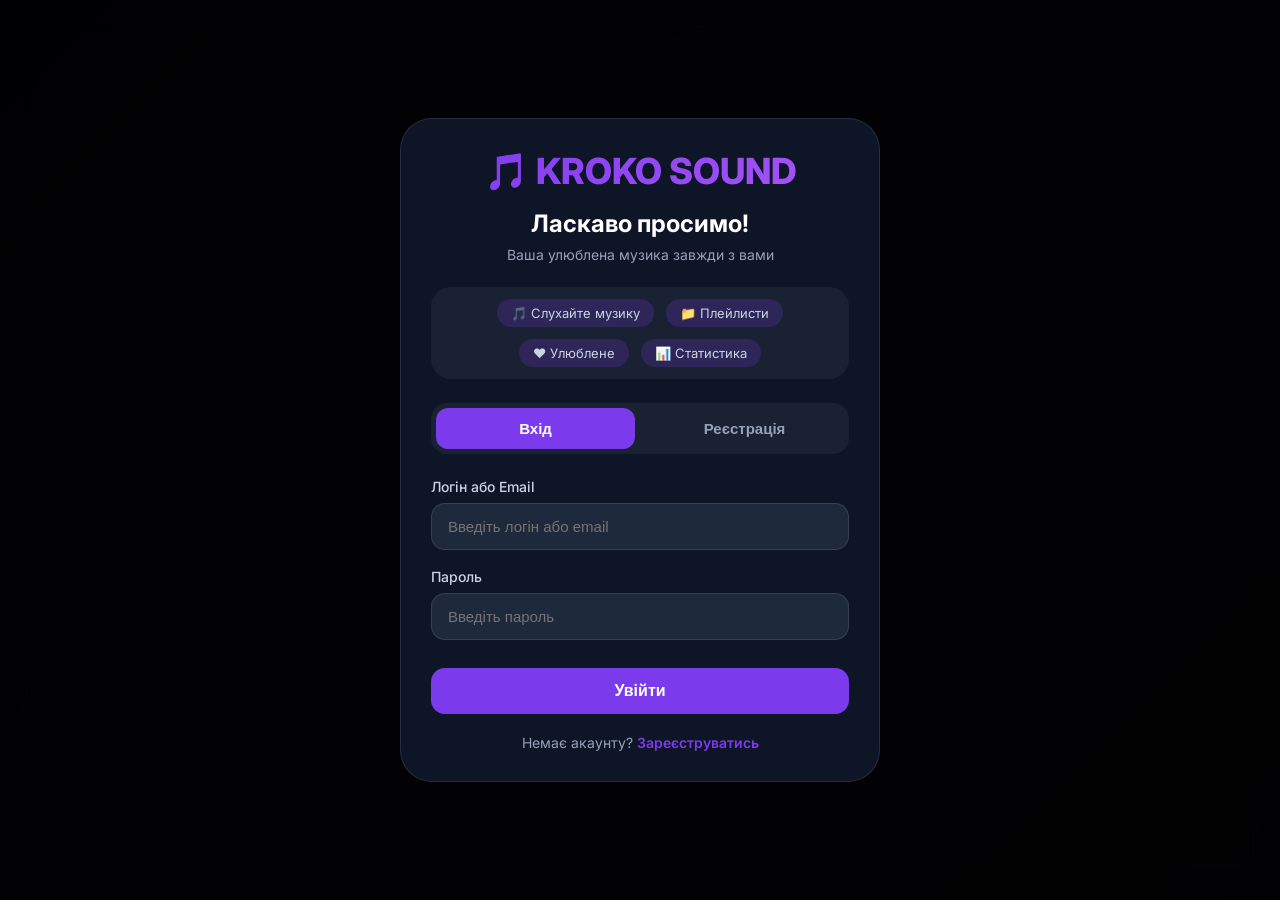
<file: index.html>
<!DOCTYPE html>
<html lang="uk">
<head>
    <meta charset="UTF-8">
    <meta name="viewport" content="width=device-width, initial-scale=1.0">
    <title>Kroko Sound - Музичний плеєр</title>
    <link rel="stylesheet" href="common.css">
    <link rel="stylesheet" href="auth.css">
    <link rel="stylesheet" href="player.css">
    <link rel="stylesheet" href="playlists.css">
    <link rel="stylesheet" href="about.css">
    <link rel="stylesheet" href="responsive.css">
    <link href="https://fonts.googleapis.com/css2?family=Inter:wght@300;400;500;600;700;800&display=swap" rel="stylesheet">
</head>
<body>
 
<div id="authModal" class="modal-overlay show">
    <div class="auth-card">
        <div class="auth-header">
            <div class="auth-logo">🎵 KROKO SOUND</div>
            <h2>Ласкаво просимо!</h2>
            <p>Ваша улюблена музика завжди з вами</p>
        </div>
        <div class="auth-benefits">
            <div class="benefit-item">🎵 Слухайте музику</div>
            <div class="benefit-item">📁 Плейлисти</div>
            <div class="benefit-item">❤️ Улюблене</div>
            <div class="benefit-item">📊 Статистика</div>
        </div>
        <div class="auth-tabs">
            <button class="auth-tab active" data-tab="login">Вхід</button>
            <button class="auth-tab" data-tab="register">Реєстрація</button>
        </div>
        <div id="loginForm" class="auth-form active">
            <div class="input-group">
                <label>Логін або Email</label>
                <input type="text" id="loginInput" placeholder="Введіть логін або email">
            </div>
            <div class="input-group">
                <label>Пароль</label>
                <input type="password" id="passwordInput" placeholder="Введіть пароль">
            </div>
            <button class="auth-btn" id="loginBtn">Увійти</button>
            <p class="auth-footer">Немає акаунту? <span class="auth-link" data-tab="register">Зареєструватись</span></p>
        </div>
        <div id="registerForm" class="auth-form">
            <div class="input-group">
                <label>Ім'я</label>
                <input type="text" id="regName" placeholder="Ваше ім'я">
            </div>
            <div class="input-group">
                <label>Логін</label>
                <input type="text" id="regLogin" placeholder="Оберіть логін">
            </div>
            <div class="input-group">
                <label>Email</label>
                <input type="email" id="regEmail" placeholder="example@mail.com">
            </div>
            <div class="input-group">
                <label>Пароль</label>
                <input type="password" id="regPassword" placeholder="Мінімум 4 символи">
            </div>
            <div class="input-group">
                <label>Підтвердження</label>
                <input type="password" id="regConfirm" placeholder="Повторіть пароль">
            </div>
            <div class="input-group">
                <label>Колір аватарки</label>
                <div class="avatar-colors">
                    <div class="avatar-color selected" data-color="#7c3aed" style="background: #7c3aed;"></div>
                    <div class="avatar-color" data-color="#06b6d4" style="background: #06b6d4;"></div>
                    <div class="avatar-color" data-color="#10b981" style="background: #10b981;"></div>
                    <div class="avatar-color" data-color="#f59e0b" style="background: #f59e0b;"></div>
                    <div class="avatar-color" data-color="#ef4444" style="background: #ef4444;"></div>
                    <div class="avatar-color" data-color="#f472b6" style="background: #f472b6;"></div>
                </div>
            </div>
            <button class="auth-btn" id="registerBtn">Створити акаунт</button>
            <p class="auth-footer">Вже є акаунт? <span class="auth-link" data-tab="login">Увійти</span></p>
        </div>
    </div>
</div>
 
<div id="app" style="display: none;">
    <header class="top-bar">
        <div class="logo" id="logoHome">🎵 KROKO SOUND</div>
        <div class="search-container">
            <input type="text" id="searchInput" placeholder="🔍 Пошук пісень або виконавців...">
        </div>
        <nav class="nav-menu">
            <a href="#" class="nav-link active" data-page="home">🏠 Головна</a>
            <a href="#" class="nav-link" data-page="playlists">📁 Плейлисти</a>
            <a href="#" class="nav-link" data-page="favorites">❤️ Обране</a>
            <a href="#" class="nav-link" data-page="stats">📊 Статистика</a>
            <a href="#" class="nav-link" data-page="about">📖 Про проект</a>
        </nav>
        <div class="user-info" id="userInfoBtn" style="cursor:pointer;" title="Профіль">
            <div class="avatar" id="userAvatar">👤</div>
            <span id="userName">Користувач</span>
        </div>
    </header>
 
    <main class="main-content">
        <div id="homePage" class="page active">
            <div class="banner-carousel" id="bannerCarousel">
                <div class="banner-container" id="bannerContainer">
                    <div class="banner-slide active">
                        <div class="banner-bg" style="background: linear-gradient(135deg, #667eea 0%, #764ba2 100%);"></div>
                        <div class="banner-content-new">
                            <div class="banner-icon-left">🎵</div>
                            <div class="banner-text">
                                <span class="banner-tag">🎧 НЕОБМЕЖЕНА МУЗИКА</span>
                                <h2>СЛУХАЙ УЛЮБЛЕНЕ</h2>
                                <h1>БЕЗКОШТОВНО</h1>
                                <p>Мільйони треків у твоєму телефоні</p>
                                <button class="banner-btn-new">🎵 СЛУХАТИ →</button>
                            </div>
                            <div class="banner-icon-right">🎧🎶</div>
                        </div>
                    </div>
                    <div class="banner-slide">
                        <div class="banner-bg" style="background: linear-gradient(135deg, #f093fb 0%, #f5576c 100%);"></div>
                        <div class="banner-content-new">
                            <div class="banner-icon-left">📀</div>
                            <div class="banner-text">
                                <span class="banner-tag">📁 ТВОРЧІСТЬ</span>
                                <h2>СТВОРЮЙ ПЛЕЙЛИСТИ</h2>
                                <h1>ДЛЯ ВСІХ НАСТРОЇВ</h1>
                                <p>Збирай улюблені треки в свої добірки</p>
                                <button class="banner-btn-new">📁 СТВОРИТИ →</button>
                            </div>
                            <div class="banner-icon-right">🎵🎼</div>
                        </div>
                    </div>
                    <div class="banner-slide">
                        <div class="banner-bg" style="background: linear-gradient(135deg, #4facfe 0%, #00f2fe 100%);"></div>
                        <div class="banner-content-new">
                            <div class="banner-icon-left">🔍</div>
                            <div class="banner-text">
                                <span class="banner-tag">✨ НОВИНКИ ЩОДНЯ</span>
                                <h2>ВІДКРИВАЙ НОВЕ</h2>
                                <h1>ЩОТИЖНЯ</h1>
                                <p>Персональні рекомендації та свіжі релізи</p>
                                <button class="banner-btn-new">✨ ДОСЛІДИТИ →</button>
                            </div>
                            <div class="banner-icon-right">🎶🎤</div>
                        </div>
                    </div>
                </div>
                <button class="banner-arrow prev" id="bannerPrev">❮</button>
                <button class="banner-arrow next" id="bannerNext">❯</button>
                <div class="banner-dots" id="bannerDots"></div>
            </div>
 
            <div class="hero">
                <div class="hero-artwork" id="heroArtwork">🎵</div>
                <div class="hero-info">
                    <div class="now-playing">🎧 ЗАРАЗ ГРАЄ</div>
                    <h1 id="currentTitle">Виберіть трек</h1>
                    <p id="currentArtist">--</p>
                    <div class="hero-buttons">
                        <button class="play-btn" id="heroPlayBtn">▶ ВІДТВОРИТИ</button>
                        <button class="like-btn" id="likeBtn">♡</button>
                    </div>
                </div>
            </div>
            <h2 class="section-title">📀 Всі треки</h2>
            <div class="songs-grid" id="songsGrid"></div>
        </div>
 
        <div id="profilePage" class="page" style="display: none;">
            <div class="profile-container">
                <div class="profile-card">
                    <div class="profile-avatar" id="profileAvatar">👤</div>
                    <h2 id="profileName">Користувач</h2>
                    <p id="profileLogin">@username</p>
                    <p id="profileEmail">email@example.com</p>
                    <div class="profile-settings">
                        <h3>⚙️ Налаштування</h3>
                        <div class="setting-group">
                            <label>Змінити ім'я</label>
                            <input type="text" id="changeNameInput" placeholder="Нове ім'я">
                            <button class="save-setting-btn" id="saveNameBtn">💾 Зберегти</button>
                        </div>
                        <div class="setting-group">
                            <label>🎨 Колір аватарки</label>
                            <div class="avatar-colors" id="profileColors">
                                <div class="avatar-color" data-color="#7c3aed" style="background: #7c3aed;"></div>
                                <div class="avatar-color" data-color="#06b6d4" style="background: #06b6d4;"></div>
                                <div class="avatar-color" data-color="#10b981" style="background: #10b981;"></div>
                                <div class="avatar-color" data-color="#f59e0b" style="background: #f59e0b;"></div>
                                <div class="avatar-color" data-color="#ef4444" style="background: #ef4444;"></div>
                                <div class="avatar-color" data-color="#f472b6" style="background: #f472b6;"></div>
                            </div>
                        </div>
                        <div class="setting-group">
                            <label>🎨 Тема сайту</label>
                            <div class="theme-colors" id="themeColors">
                                <div class="theme-color" data-theme="purple" style="background: #7c3aed;"></div>
                                <div class="theme-color" data-theme="blue" style="background: #3b82f6;"></div>
                                <div class="theme-color" data-theme="green" style="background: #10b981;"></div>
                                <div class="theme-color" data-theme="orange" style="background: #f59e0b;"></div>
                                <div class="theme-color" data-theme="pink" style="background: #ec4899;"></div>
                                <div class="theme-color" data-theme="red" style="background: #ef4444;"></div>
                            </div>
                        </div>
                    </div>
                    <div class="profile-actions">
                        <button class="logout-btn-profile" id="logoutBtnProfile">🚪 Вийти з акаунту</button>
                        <button class="danger-btn" id="deleteAccountBtnProfile">🗑️ Видалити акаунт</button>
                    </div>
                </div>
            </div>
        </div>
 
        <div id="playlistsPage" class="page" style="display: none;">
            <div class="playlists-header">
                <h2 class="section-title">📁 Мої плейлисти</h2>
                <div style="display: flex; gap: 10px;">
                    <button class="create-btn" id="exportPlaylistsBtn" style="background: #10b981;">💾 Експорт</button>
                    <button class="create-btn" id="importPlaylistsBtn" style="background: #f59e0b;">📂 Імпорт</button>
                    <button class="create-btn" id="createPlaylistBtn">+ Створити</button>
                </div>
            </div>
            <div id="playlistsGrid" class="playlists-grid"></div>
        </div>
 
        <div id="favoritesPage" class="page" style="display: none;">
            <h2 class="section-title">❤️ Улюблені треки</h2>
            <div id="favoritesGrid" class="songs-grid"></div>
        </div>
 
        <div id="statsPage" class="page" style="display: none;">
            <h2 class="section-title">📊 Статистика прослуховувань</h2>
            <div id="statsGrid" class="stats-grid"></div>
        </div>
 
        <!-- НОВА СТОРІНКА "ПРО ПРОЕКТ" З ПОВНОЮ ІНФОРМАЦІЄЮ -->
        <div id="aboutPage" class="page" style="display: none;">
            <div class="about-container">
                <div class="about-card">
                    <div class="about-logo">🎵 KROKO SOUND</div>
                    <h1>Про наш проект</h1>
                    
                    <p><strong>Kroko Sound</strong> - це сучасний веб-музичний плеєр, створений для комфортного прослуховування музики. Проект розроблено в рамках курсу WEB PRO.</p>
                    
                    <div class="stats-info">
                        <div class="stat-info-item">
                            <div class="stat-number">12+</div>
                            <div class="stat-label">Файлів коду</div>
                        </div>
                        <div class="stat-info-item">
                            <div class="stat-number">3000+</div>
                            <div class="stat-label">Рядків коду</div>
                        </div>
                        <div class="stat-info-item">
                            <div class="stat-number">100%</div>
                            <div class="stat-label">Робочих функцій</div>
                        </div>
                    </div>
                    
                    <h2>🎵 Основні можливості</h2>
                    <div class="features-grid">
                        <div class="feature-item">
                            <div class="feature-icon">👤</div>
                            <div>
                                <div class="feature-text">Система користувачів</div>
                                <div class="feature-desc">Реєстрація, вхід, профіль, видалення акаунту</div>
                            </div>
                        </div>
                        <div class="feature-item">
                            <div class="feature-icon">🎵</div>
                            <div>
                                <div class="feature-text">Музичний плеєр</div>
                                <div class="feature-desc">Play/Pause, Next, Prev, прогрес-бар</div>
                            </div>
                        </div>
                        <div class="feature-item">
                            <div class="feature-icon">🔊</div>
                            <div>
                                <div class="feature-text">Гучність та швидкість</div>
                                <div class="feature-desc">Регулювання звуку та темпу відтворення (0.5x-2x)</div>
                            </div>
                        </div>
                        <div class="feature-item">
                            <div class="feature-icon">📁</div>
                            <div>
                                <div class="feature-text">Плейлисти</div>
                                <div class="feature-desc">Створення, редагування, видалення, експорт/імпорт JSON</div>
                            </div>
                        </div>
                        <div class="feature-item">
                            <div class="feature-icon">❤️</div>
                            <div>
                                <div class="feature-text">Обране</div>
                                <div class="feature-desc">Збереження улюблених треків з візуальним сердечком</div>
                            </div>
                        </div>
                        <div class="feature-item">
                            <div class="feature-icon">📊</div>
                            <div>
                                <div class="feature-text">Статистика</div>
                                <div class="feature-desc">Лічильник прослуховувань для кожного треку</div>
                            </div>
                        </div>
                        <div class="feature-item">
                            <div class="feature-icon">🔀</div>
                            <div>
                                <div class="feature-text">Shuffle</div>
                                <div class="feature-desc">Перемішування треків у випадковому порядку</div>
                            </div>
                        </div>
                        <div class="feature-item">
                            <div class="feature-icon">🔁</div>
                            <div>
                                <div class="feature-text">Repeat</div>
                                <div class="feature-desc">Повторення одного треку по колу</div>
                            </div>
                        </div>
                        <div class="feature-item">
                            <div class="feature-icon">🎨</div>
                            <div>
                                <div class="feature-text">Зміна теми</div>
                                <div class="feature-desc">6 кольорових схем (фіолетова, синя, зелена, оранжева, рожева, червона)</div>
                            </div>
                        </div>
                        <div class="feature-item">
                            <div class="feature-icon">🔍</div>
                            <div>
                                <div class="feature-text">Пошук</div>
                                <div class="feature-desc">Фільтрація треків за назвою або артистом</div>
                            </div>
                        </div>
                        <div class="feature-item">
                            <div class="feature-icon">💾</div>
                            <div>
                                <div class="feature-text">Експорт/Імпорт</div>
                                <div class="feature-desc">Збереження та завантаження плейлистів у JSON форматі</div>
                            </div>
                        </div>
                        <div class="feature-item">
                            <div class="feature-icon">📂</div>
                            <div>
                                <div class="feature-text">Drag & Drop</div>
                                <div class="feature-desc">Перетягування MP3 файлів для додавання в бібліотеку</div>
                            </div>
                        </div>
                        <div class="feature-item">
                            <div class="feature-icon">⌨️</div>
                            <div>
                                <div class="feature-text">Гарячі клавіші</div>
                                <div class="feature-desc">Пробіл (пауза), стрілки (перемикання), ↑↓ (гучність)</div>
                            </div>
                        </div>
                        <div class="feature-item">
                            <div class="feature-icon">📱</div>
                            <div>
                                <div class="feature-text">Адаптивний дизайн</div>
                                <div class="feature-desc">Коректне відображення на ПК, планшетах та телефонах</div>
                            </div>
                        </div>
                        <div class="feature-item">
                            <div class="feature-icon">🎭</div>
                            <div>
                                <div class="feature-text">Хвильова анімація</div>
                                <div class="feature-desc">Візуалізація музики під час відтворення</div>
                            </div>
                        </div>
                        <div class="feature-item">
                            <div class="feature-icon">🔄</div>
                            <div>
                                <div class="feature-text">Нещодавно прослухані</div>
                                <div class="feature-desc">Історія останніх 15 треків</div>
                            </div>
                        </div>
                    </div>
                    
                    <h2>🛠️ Технології</h2>
                    <div class="tech-stack">
                        <span class="tech-item">📄 HTML5</span>
                        <span class="tech-item">🎨 CSS3</span>
                        <span class="tech-item">💻 JavaScript (ES6+)</span>
                        <span class="tech-item">💾 LocalStorage</span>
                        <span class="tech-item">🎨 Web Audio API</span>
                        <span class="tech-item">🎨 Flexbox</span>
                        <span class="tech-item">📐 Grid</span>
                        <span class="tech-item">📱 Адаптивний дизайн</span>
                        <span class="tech-item">🎭 CSS Анімації</span>
                    </div>
                    
                    <h2>📁 Структура проекту</h2>
                    <div class="tech-stack">
                        <span class="tech-item">index.html</span>
                        <span class="tech-item">about.html</span>
                        <span class="tech-item">common.css</span>
                        <span class="tech-item">auth.css</span>
                        <span class="tech-item">player.css</span>
                        <span class="tech-item">playlists.css</span>
                        <span class="tech-item">about.css</span>
                        <span class="tech-item">storage.js</span>
                        <span class="tech-item">auth.js</span>
                        <span class="tech-item">player.js</span>
                        <span class="tech-item">playlists.js</span>
                        <span class="tech-item">main.js</span>
                    </div>
                    
                    <h2>⌨️ Гарячі клавіші</h2>
                    <div class="tech-stack">
                        <span class="tech-item">␣ Пробіл - Play/Pause</span>
                        <span class="tech-item">← Стрілка вліво - Попередній трек</span>
                        <span class="tech-item">→ Стрілка вправо - Наступний трек</span>
                        <span class="tech-item">↑ Стрілка вгору - Гучніше</span>
                        <span class="tech-item">↓ Стрілка вниз - Тихіше</span>
                    </div>
                    
                    <h2>🎨 Теми оформлення</h2>
                    <div class="tech-stack">
                        <span class="tech-item">🟣 Purple</span>
                        <span class="tech-item">🔵 Blue</span>
                        <span class="tech-item">🟢 Green</span>
                        <span class="tech-item">🟠 Orange</span>
                        <span class="tech-item">🩷 Pink</span>
                        <span class="tech-item">🔴 Red</span>
                    </div>
                    
                    <h2>👨‍💻 Про проект</h2>
                    <p>Проект виконаний у рамках курсу <strong>WEB PRO</strong>. Всі функції реалізовані самостійно з використанням сучасних веб-технологій. Kroko Sound — це повноцінний веб-музичний плеєр з можливістю створення плейлистів, збереження улюблених треків, статистикою прослуховувань та персоналізацією інтерфейсу.</p>
                    
                    <footer class="about-footer">
                        <p>© 2026 Kroko Sound | Створено на курсі WEB PRO</p>
                    </footer>
                </div>
            </div>
        </div>
    </main>
 
    <footer class="player">
        <div class="player-track">
            <div class="player-artwork" id="playerArtwork">🎵</div>
            <div class="player-info">
                <div id="playerTitle" class="player-title">Виберіть трек</div>
                <div id="playerArtist" class="player-artist">--</div>
            </div>
            <button class="player-like-small" id="playerLikeBtn">♡</button>
            <div class="wave-animation" id="waveAnimation" style="display: none;">
                <span></span><span></span><span></span><span></span><span></span><span></span>
            </div>
        </div>
 
        <div class="player-center">
            <div class="player-controls">
                <button class="ctrl-btn small-ctrl" id="shuffleBtn" title="Перемішати">🔀</button>
                <button class="ctrl-btn" id="prevBtn" title="Попередній">⏮</button>
                <button class="ctrl-btn play-pause" id="playPauseBtn" title="Грати/Пауза">▶</button>
                <button class="ctrl-btn" id="nextBtn" title="Наступний">⏭</button>
                <button class="ctrl-btn small-ctrl" id="repeatBtn" title="Повторювати" style="font-size:14px;">🔁</button>
            </div>
            <div class="player-progress">
                <span id="currentTime">0:00</span>
                <div class="progress-bar" id="progressBarTrack">
                    <div class="progress-fill" id="progressFill"></div>
                    <input type="range" id="progressSlider" value="0" min="0" max="100">
                </div>
                <span id="duration">0:00</span>
            </div>
        </div>
 
        <div class="player-right">
            <div class="player-volume">
                <span class="volume-icon">🔊</span>
                <div class="volume-bar">
                    <div class="volume-fill" id="volumeFill"></div>
                    <input type="range" id="volumeSlider" min="0" max="1" step="0.01" value="0.7">
                </div>
            </div>
            <select id="speedSelect" title="Швидкість">
                <option value="0.5">0.5x</option>
                <option value="0.75">0.75x</option>
                <option value="1" selected>1x</option>
                <option value="1.25">1.25x</option>
                <option value="1.5">1.5x</option>
                <option value="2">2x</option>
            </select>
        </div>
    </footer>
</div>
 
<div id="createPlaylistModal" class="modal-overlay" style="display: none;">
    <div class="modal-card">
        <h3>Створити плейлист</h3>
        <input type="text" id="playlistName" placeholder="Назва плейлиста">
        <div class="modal-buttons">
            <button class="save-btn" id="confirmCreateBtn">Створити</button>
            <button class="cancel-btn" id="closeCreateModalBtn">Скасувати</button>
        </div>
    </div>
</div>
 
<div id="editPlaylistModal" class="modal-overlay" style="display: none;">
    <div class="modal-card modal-large">
        <h3 id="editPlaylistTitle">Редагувати плейлист</h3>
        <div class="input-group">
            <label>Назва плейлиста</label>
            <input type="text" id="editPlaylistName" placeholder="Нова назва">
        </div>
        <h4>📀 Пісні в плейлисті</h4>
        <div id="playlistSongsList" class="songs-list"></div>
        <h4>➕ Додати пісні</h4>
        <div id="availableSongsList" class="songs-list"></div>
        <div class="modal-buttons">
            <button class="save-btn" id="savePlaylistBtn">💾 Зберегти</button>
            <button class="danger-btn" id="deletePlaylistBtnModal">🗑️ Видалити плейлист</button>
            <button class="cancel-btn" id="closeEditModalBtn">❌ Скасувати</button>
        </div>
    </div>
</div>
 
<audio id="audio"></audio>
 
<script src="storage.js"></script>
<script src="auth.js"></script>
<script src="player.js"></script>
<script src="playlists.js"></script>
<script src="main.js"></script>
 
</body>
</html>
</file>
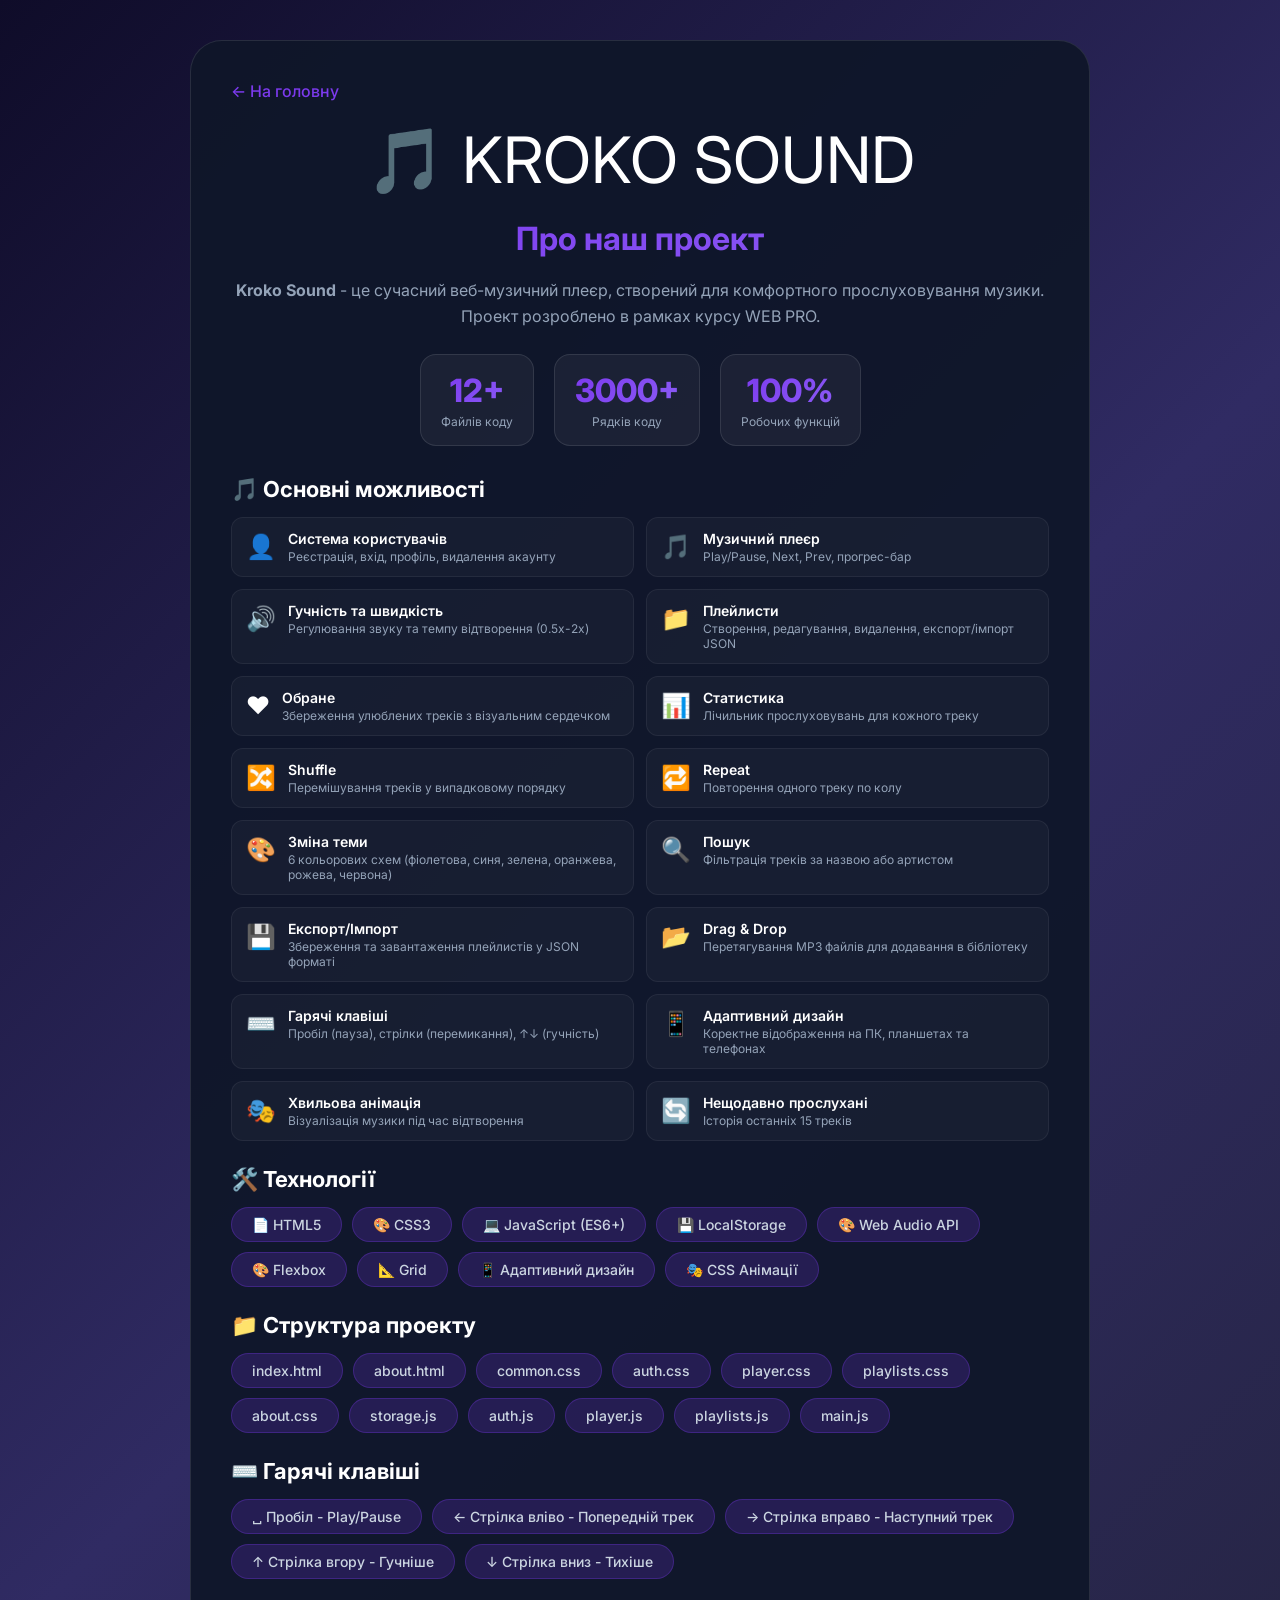
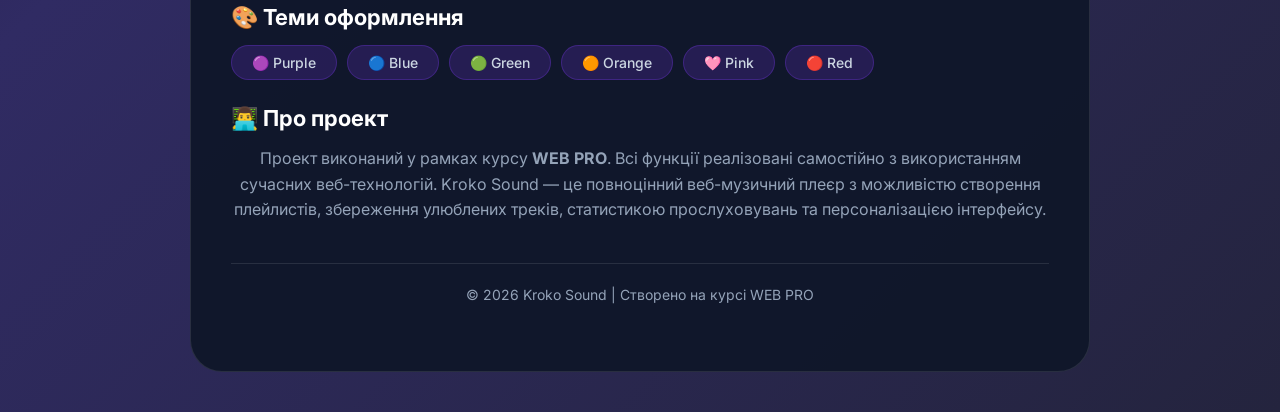
<file: about.html>
<!DOCTYPE html>
<html lang="uk">
<head>
    <meta charset="UTF-8">
    <meta name="viewport" content="width=device-width, initial-scale=1.0">
    <title>Kroko Sound - Музичний плеєр</title>
    <link rel="stylesheet" href="common.css">
    <link rel="stylesheet" href="about.css">
    <link href="https://fonts.googleapis.com/css2?family=Inter:wght@300;400;500;600;700;800&display=swap" rel="stylesheet">
</head>
<body>

<div class="about-container">
    <div class="about-card">
        <a href="index.html" class="back-home">← На головну</a>
        
        <div class="about-logo">🎵 KROKO SOUND</div>
        <h1>Про наш проект</h1>
        
        <p><strong>Kroko Sound</strong> - це сучасний веб-музичний плеєр, створений для комфортного прослуховування музики. Проект розроблено в рамках курсу WEB PRO.</p>
        
        <!-- СТАТИСТИКА ПРОЕКТУ -->
        <div class="stats-info">
            <div class="stat-info-item">
                <div class="stat-number">12+</div>
                <div class="stat-label">Файлів коду</div>
            </div>
            <div class="stat-info-item">
                <div class="stat-number">3000+</div>
                <div class="stat-label">Рядків коду</div>
            </div>
            <div class="stat-info-item">
                <div class="stat-number">100%</div>
                <div class="stat-label">Робочих функцій</div>
            </div>
        </div>
        
        <!-- ОСНОВНІ МОЖЛИВОСТІ -->
        <h2>🎵 Основні можливості</h2>
        <div class="features-grid">
            <div class="feature-item">
                <div class="feature-icon">👤</div>
                <div>
                    <div class="feature-text">Система користувачів</div>
                    <div class="feature-desc">Реєстрація, вхід, профіль, видалення акаунту</div>
                </div>
            </div>
            <div class="feature-item">
                <div class="feature-icon">🎵</div>
                <div>
                    <div class="feature-text">Музичний плеєр</div>
                    <div class="feature-desc">Play/Pause, Next, Prev, прогрес-бар</div>
                </div>
            </div>
            <div class="feature-item">
                <div class="feature-icon">🔊</div>
                <div>
                    <div class="feature-text">Гучність та швидкість</div>
                    <div class="feature-desc">Регулювання звуку та темпу відтворення (0.5x-2x)</div>
                </div>
            </div>
            <div class="feature-item">
                <div class="feature-icon">📁</div>
                <div>
                    <div class="feature-text">Плейлисти</div>
                    <div class="feature-desc">Створення, редагування, видалення, експорт/імпорт JSON</div>
                </div>
            </div>
            <div class="feature-item">
                <div class="feature-icon">❤️</div>
                <div>
                    <div class="feature-text">Обране</div>
                    <div class="feature-desc">Збереження улюблених треків з візуальним сердечком</div>
                </div>
            </div>
            <div class="feature-item">
                <div class="feature-icon">📊</div>
                <div>
                    <div class="feature-text">Статистика</div>
                    <div class="feature-desc">Лічильник прослуховувань для кожного треку</div>
                </div>
            </div>
            <div class="feature-item">
                <div class="feature-icon">🔀</div>
                <div>
                    <div class="feature-text">Shuffle</div>
                    <div class="feature-desc">Перемішування треків у випадковому порядку</div>
                </div>
            </div>
            <div class="feature-item">
                <div class="feature-icon">🔁</div>
                <div>
                    <div class="feature-text">Repeat</div>
                    <div class="feature-desc">Повторення одного треку по колу</div>
                </div>
            </div>
            <div class="feature-item">
                <div class="feature-icon">🎨</div>
                <div>
                    <div class="feature-text">Зміна теми</div>
                    <div class="feature-desc">6 кольорових схем (фіолетова, синя, зелена, оранжева, рожева, червона)</div>
                </div>
            </div>
            <div class="feature-item">
                <div class="feature-icon">🔍</div>
                <div>
                    <div class="feature-text">Пошук</div>
                    <div class="feature-desc">Фільтрація треків за назвою або артистом</div>
                </div>
            </div>
            <div class="feature-item">
                <div class="feature-icon">💾</div>
                <div>
                    <div class="feature-text">Експорт/Імпорт</div>
                    <div class="feature-desc">Збереження та завантаження плейлистів у JSON форматі</div>
                </div>
            </div>
            <div class="feature-item">
                <div class="feature-icon">📂</div>
                <div>
                    <div class="feature-text">Drag & Drop</div>
                    <div class="feature-desc">Перетягування MP3 файлів для додавання в бібліотеку</div>
                </div>
            </div>
            <div class="feature-item">
                <div class="feature-icon">⌨️</div>
                <div>
                    <div class="feature-text">Гарячі клавіші</div>
                    <div class="feature-desc">Пробіл (пауза), стрілки (перемикання), ↑↓ (гучність)</div>
                </div>
            </div>
            <div class="feature-item">
                <div class="feature-icon">📱</div>
                <div>
                    <div class="feature-text">Адаптивний дизайн</div>
                    <div class="feature-desc">Коректне відображення на ПК, планшетах та телефонах</div>
                </div>
            </div>
            <div class="feature-item">
                <div class="feature-icon">🎭</div>
                <div>
                    <div class="feature-text">Хвильова анімація</div>
                    <div class="feature-desc">Візуалізація музики під час відтворення</div>
                </div>
            </div>
            <div class="feature-item">
                <div class="feature-icon">🔄</div>
                <div>
                    <div class="feature-text">Нещодавно прослухані</div>
                    <div class="feature-desc">Історія останніх 15 треків</div>
                </div>
            </div>
        </div>
        
        <!-- ТЕХНОЛОГІЇ -->
        <h2>🛠️ Технології</h2>
        <div class="tech-stack">
            <span class="tech-item">📄 HTML5</span>
            <span class="tech-item">🎨 CSS3</span>
            <span class="tech-item">💻 JavaScript (ES6+)</span>
            <span class="tech-item">💾 LocalStorage</span>
            <span class="tech-item">🎨 Web Audio API</span>
            <span class="tech-item">🎨 Flexbox</span>
            <span class="tech-item">📐 Grid</span>
            <span class="tech-item">📱 Адаптивний дизайн</span>
            <span class="tech-item">🎭 CSS Анімації</span>
        </div>
        
        <!-- СТРУКТУРА ПРОЕКТУ -->
        <h2>📁 Структура проекту</h2>
        <div class="tech-stack">
            <span class="tech-item">index.html</span>
            <span class="tech-item">about.html</span>
            <span class="tech-item">common.css</span>
            <span class="tech-item">auth.css</span>
            <span class="tech-item">player.css</span>
            <span class="tech-item">playlists.css</span>
            <span class="tech-item">about.css</span>
            <span class="tech-item">storage.js</span>
            <span class="tech-item">auth.js</span>
            <span class="tech-item">player.js</span>
            <span class="tech-item">playlists.js</span>
            <span class="tech-item">main.js</span>
        </div>
        
        <!-- ГАРЯЧІ КЛАВІШІ -->
        <h2>⌨️ Гарячі клавіші</h2>
        <div class="tech-stack">
            <span class="tech-item">␣ Пробіл - Play/Pause</span>
            <span class="tech-item">← Стрілка вліво - Попередній трек</span>
            <span class="tech-item">→ Стрілка вправо - Наступний трек</span>
            <span class="tech-item">↑ Стрілка вгору - Гучніше</span>
            <span class="tech-item">↓ Стрілка вниз - Тихіше</span>
        </div>
        
        <!-- ТЕМИ ОФОРМЛЕННЯ -->
        <h2>🎨 Теми оформлення</h2>
        <div class="tech-stack">
            <span class="tech-item">🟣 Purple</span>
            <span class="tech-item">🔵 Blue</span>
            <span class="tech-item">🟢 Green</span>
            <span class="tech-item">🟠 Orange</span>
            <span class="tech-item">🩷 Pink</span>
            <span class="tech-item">🔴 Red</span>
        </div>
        
        <!-- АВТОР -->
        <h2>👨‍💻 Про проект</h2>
        <p>Проект виконаний у рамках курсу <strong>WEB PRO</strong>. Всі функції реалізовані самостійно з використанням сучасних веб-технологій. Kroko Sound — це повноцінний веб-музичний плеєр з можливістю створення плейлистів, збереження улюблених треків, статистикою прослуховувань та персоналізацією інтерфейсу.</p>
        
        <footer class="about-footer">
            <p>© 2026 Kroko Sound | Створено на курсі WEB PRO</p>
        </footer>
    </div>
</div>

</body>
</html>
</file>
<file: common.css>
* {
    margin: 0;
    padding: 0;
    box-sizing: border-box;
}

:root {
    --primary-color: #7c3aed;
    --primary-hover: #8b5cf6;
    --danger-color: #ef4444;
    --success-color: #10b981;
    --text-gray: #94a3b8;
    --bg-dark: #1e293b;
    --border-light: rgba(255, 255, 255, 0.1);
    
    /* Player panel defaults (purple) */
    --player-bg: rgba(60, 10, 120, 0.35);
    --player-border: rgba(124, 58, 237, 0.3);
    --player-glow: rgba(124, 58, 237, 0.12);
}

/* ===== ТЕМИ — кольори + прозора панель плеєра ===== */
[data-theme="purple"] {
    --primary-color: #7c3aed;
    --primary-hover: #8b5cf6;
    --player-bg: rgba(60, 10, 120, 0.35);
    --player-border: rgba(124, 58, 237, 0.35);
    --player-glow: rgba(124, 58, 237, 0.15);
}
[data-theme="blue"] {
    --primary-color: #3b82f6;
    --primary-hover: #60a5fa;
    --player-bg: rgba(10, 40, 110, 0.35);
    --player-border: rgba(59, 130, 246, 0.35);
    --player-glow: rgba(59, 130, 246, 0.15);
}
[data-theme="green"] {
    --primary-color: #10b981;
    --primary-hover: #34d399;
    --player-bg: rgba(5, 70, 50, 0.35);
    --player-border: rgba(16, 185, 129, 0.35);
    --player-glow: rgba(16, 185, 129, 0.15);
}
[data-theme="orange"] {
    --primary-color: #f59e0b;
    --primary-hover: #fbbf24;
    --player-bg: rgba(100, 50, 0, 0.35);
    --player-border: rgba(245, 158, 11, 0.35);
    --player-glow: rgba(245, 158, 11, 0.15);
}
[data-theme="pink"] {
    --primary-color: #ec4899;
    --primary-hover: #f472b6;
    --player-bg: rgba(110, 10, 60, 0.35);
    --player-border: rgba(236, 72, 153, 0.35);
    --player-glow: rgba(236, 72, 153, 0.15);
}
[data-theme="red"] {
    --primary-color: #ef4444;
    --primary-hover: #f87171;
    --player-bg: rgba(110, 10, 10, 0.35);
    --player-border: rgba(239, 68, 68, 0.35);
    --player-glow: rgba(239, 68, 68, 0.15);
}

body {
    font-family: 'Inter', sans-serif;
    background: linear-gradient(135deg, #0f0c29, #302b63, #24243e);
    color: white;
    min-height: 100vh;
}

/* ===== TOAST ===== */
#toastContainer {
    position: fixed;
    top: 80px;
    right: 20px;
    z-index: 9999;
    display: flex;
    flex-direction: column;
    gap: 10px;
    pointer-events: none;
}

.toast {
    display: flex;
    align-items: center;
    gap: 10px;
    padding: 14px 18px;
    border-radius: 14px;
    font-size: 14px;
    font-weight: 500;
    min-width: 260px;
    max-width: 340px;
    backdrop-filter: blur(20px);
    border: 1px solid rgba(255, 255, 255, 0.15);
    pointer-events: all;
    cursor: pointer;
    animation: toastIn 0.4s cubic-bezier(0.34, 1.56, 0.64, 1) forwards;
    box-shadow: 0 8px 32px rgba(0, 0, 0, 0.4);
    position: relative;
    overflow: hidden;
}

.toast.hiding { animation: toastOut 0.3s ease forwards; }
.toast-success { background: rgba(16, 185, 129, 0.2); border-color: rgba(16, 185, 129, 0.4); }
.toast-error   { background: rgba(239, 68, 68, 0.2); border-color: rgba(239, 68, 68, 0.4); }
.toast-info    { background: rgba(124, 58, 237, 0.2); border-color: rgba(124, 58, 237, 0.4); }
.toast-warning { background: rgba(245, 158, 11, 0.2); border-color: rgba(245, 158, 11, 0.4); }

.toast-icon { font-size: 18px; flex-shrink: 0; }
.toast-msg  { flex: 1; color: #f1f5f9; }
.toast-progress {
    position: absolute;
    bottom: 0;
    left: 0;
    height: 3px;
    border-radius: 0 0 14px 14px;
    animation: toastProgress 3s linear forwards;
}
.toast-success .toast-progress { background: #10b981; }
.toast-error   .toast-progress { background: #ef4444; }
.toast-info    .toast-progress { background: var(--primary-color); }
.toast-warning .toast-progress { background: #f59e0b; }

@keyframes toastIn {
    from { opacity: 0; transform: translateX(100px) scale(0.9); }
    to { opacity: 1; transform: translateX(0) scale(1); }
}
@keyframes toastOut {
    from { opacity: 1; transform: translateX(0); }
    to { opacity: 0; transform: translateX(100px); }
}
@keyframes toastProgress {
    from { width: 100%; }
    to { width: 0%; }
}

/* ===== TOP BAR ===== */
.top-bar {
    display: flex;
    justify-content: space-between;
    align-items: center;
    padding: 16px 32px;
    background: rgba(0, 0, 0, 0.3);
    backdrop-filter: blur(10px);
    border-bottom: 1px solid var(--border-light);
    position: sticky;
    top: 0;
    z-index: 100;
}

.logo {
    font-size: 20px;
    font-weight: 800;
    cursor: pointer;
    transition: 0.3s;
    background: linear-gradient(135deg, var(--primary-color), var(--primary-hover));
    -webkit-background-clip: text;
    background-clip: text;
    color: transparent;
}

.logo:hover {
    transform: scale(1.05);
    filter: brightness(1.1);
}

/* ===== SEARCH ===== */
.search-container {
    flex: 1;
    max-width: 300px;
    margin: 0 20px;
    position: relative;
}

#searchInput {
    width: 100%;
    padding: 10px 16px;
    background: rgba(255, 255, 255, 0.1);
    border: 1px solid var(--border-light);
    border-radius: 25px;
    color: white;
    font-size: 14px;
    outline: none;
    transition: 0.3s;
}

#searchInput:focus {
    border-color: var(--primary-color);
    background: rgba(255, 255, 255, 0.15);
}

#searchInput::placeholder {
    color: var(--text-gray);
}

/* ===== NAVIGATION ===== */
.nav-menu {
    display: flex;
    gap: 20px;
}

.nav-link {
    color: var(--text-gray);
    text-decoration: none;
    padding: 8px 16px;
    border-radius: 20px;
    transition: 0.3s;
    cursor: pointer;
}

.nav-link:hover {
    color: white;
    background: rgba(124, 58, 237, 0.3);
    transform: translateY(-2px);
}

.nav-link.active {
    color: white;
    background: var(--primary-color);
}

/* ===== USER INFO ===== */
.user-info {
    display: flex;
    align-items: center;
    gap: 12px;
    cursor: pointer;
    padding: 6px 12px;
    border-radius: 20px;
    transition: 0.2s;
}

.user-info:hover {
    background: rgba(255, 255, 255, 0.08);
}

.avatar {
    width: 40px;
    height: 40px;
    border-radius: 50%;
    background: var(--primary-color);
    display: flex;
    align-items: center;
    justify-content: center;
    font-size: 16px;
    font-weight: bold;
    overflow: hidden;
}

.avatar img {
    width: 100%;
    height: 100%;
    object-fit: cover;
}

/* ===== MAIN CONTENT ===== */
.main-content {
    padding: 30px;
    max-width: 1400px;
    margin: 0 auto;
    padding-bottom: 120px;
    min-height: calc(100vh - 160px);
}

.page {
    animation: fadeIn 0.35s ease;
}

@keyframes fadeIn {
    from { opacity: 0; transform: translateY(20px); }
    to { opacity: 1; transform: translateY(0); }
}

.section-title {
    font-size: 24px;
    margin-bottom: 20px;
    font-weight: 600;
}

/* ===== SONGS GRID ===== */
.songs-grid {
    display: grid;
    grid-template-columns: repeat(auto-fill, minmax(180px, 1fr));
    gap: 20px;
}

.song-card {
    background: rgba(255, 255, 255, 0.05);
    border: 1px solid var(--border-light);
    border-radius: 20px;
    padding: 16px;
    cursor: pointer;
    transition: 0.3s;
    text-align: center;
    position: relative;
}

.song-card:hover {
    transform: translateY(-8px);
    border-color: var(--primary-color);
    background: rgba(124, 58, 237, 0.1);
}

.song-card.playing-card {
    border-color: var(--primary-color);
    background: rgba(124, 58, 237, 0.12);
}

.song-cover {
    width: 100%;
    aspect-ratio: 1;
    border-radius: 14px;
    overflow: hidden;
    display: flex;
    align-items: center;
    justify-content: center;
    background: rgba(255, 255, 255, 0.1);
    margin-bottom: 12px;
}

.song-cover img {
    width: 100%;
    height: 100%;
    object-fit: cover;
}

.song-title {
    font-weight: 600;
    font-size: 14px;
    white-space: nowrap;
    overflow: hidden;
    text-overflow: ellipsis;
}

.song-artist {
    font-size: 12px;
    color: var(--text-gray);
    margin-top: 4px;
    white-space: nowrap;
    overflow: hidden;
    text-overflow: ellipsis;
}

/* ===== HERO ===== */
.hero {
    display: flex;
    gap: 30px;
    background: rgba(15, 23, 42, 0.8);
    border-radius: 28px;
    padding: 30px;
    margin-bottom: 40px;
    border: 1px solid var(--border-light);
}

.hero-artwork {
    width: 180px;
    height: 180px;
    border-radius: 20px;
    background: rgba(255, 255, 255, 0.1);
    display: flex;
    align-items: center;
    justify-content: center;
    font-size: 60px;
    overflow: hidden;
}

.hero-artwork img {
    width: 100%;
    height: 100%;
    object-fit: cover;
}

.hero-info {
    flex: 1;
}

.now-playing {
    color: var(--primary-color);
    font-size: 12px;
    margin-bottom: 10px;
    letter-spacing: 2px;
}

.hero-info h1 {
    font-size: 32px;
    margin-bottom: 8px;
}

.hero-info p {
    color: var(--text-gray);
    font-size: 18px;
    margin-bottom: 20px;
}

.hero-buttons {
    display: flex;
    gap: 12px;
}

.play-btn {
    background: var(--primary-color);
    color: white;
    border: none;
    padding: 12px 28px;
    border-radius: 14px;
    font-size: 16px;
    font-weight: 600;
    cursor: pointer;
    transition: 0.3s;
}

.play-btn:hover {
    background: var(--primary-hover);
    transform: scale(1.05);
}

.like-btn {
    background: rgba(255, 255, 255, 0.1);
    border: 1px solid var(--border-light);
    color: white;
    padding: 12px 20px;
    border-radius: 14px;
    font-size: 20px;
    cursor: pointer;
    transition: 0.3s;
}

.like-btn.active {
    color: var(--danger-color);
    border-color: var(--danger-color);
}

/* ===== BANNER ===== */
.banner-carousel {
    position: relative;
    width: 100%;
    height: 320px;
    margin-bottom: 40px;
    border-radius: 24px;
    overflow: hidden;
    box-shadow: 0 10px 30px rgba(0, 0, 0, 0.3);
}

.banner-container {
    width: 100%;
    height: 100%;
    position: relative;
}

.banner-slide {
    position: absolute;
    top: 0;
    left: 0;
    width: 100%;
    height: 100%;
    opacity: 0;
    transition: opacity 0.8s ease;
    border-radius: 24px;
    overflow: hidden;
}

.banner-slide.active {
    opacity: 1;
}

.banner-bg {
    position: absolute;
    top: 0;
    left: 0;
    width: 100%;
    height: 100%;
    z-index: 0;
}

.banner-content-new {
    position: relative;
    z-index: 1;
    width: 100%;
    height: 100%;
    display: flex;
    align-items: center;
    justify-content: space-between;
    padding: 40px 50px;
    color: white;
    text-shadow: 0 2px 5px rgba(0, 0, 0, 0.2);
}

.banner-icon-left {
    font-size: 80px;
    opacity: 0.9;
    background: rgba(255, 255, 255, 0.15);
    width: 100px;
    height: 100px;
    display: flex;
    align-items: center;
    justify-content: center;
    border-radius: 30px;
    backdrop-filter: blur(5px);
}

.banner-text {
    flex: 1;
    text-align: center;
    padding: 0 30px;
}

.banner-tag {
    background: rgba(255, 255, 255, 0.2);
    backdrop-filter: blur(5px);
    padding: 6px 18px;
    border-radius: 30px;
    font-size: 12px;
    letter-spacing: 1px;
    display: inline-block;
    margin-bottom: 12px;
    font-weight: 500;
}

.banner-text h2 {
    font-size: 18px;
    font-weight: 500;
    margin-bottom: 6px;
    opacity: 0.9;
}

.banner-text h1 {
    font-size: 44px;
    font-weight: 900;
    line-height: 1;
    margin-bottom: 12px;
}

.banner-text p {
    font-size: 14px;
    opacity: 0.8;
    margin-bottom: 20px;
}

.banner-btn-new {
    background: white;
    color: #333;
    border: none;
    padding: 10px 24px;
    border-radius: 30px;
    font-size: 13px;
    font-weight: 700;
    cursor: pointer;
    transition: 0.3s;
    letter-spacing: 0.5px;
}

.banner-btn-new:hover {
    transform: scale(1.05);
    box-shadow: 0 4px 15px rgba(0, 0, 0, 0.2);
}

.banner-icon-right {
    font-size: 60px;
    display: flex;
    flex-direction: column;
    gap: 10px;
    align-items: center;
    opacity: 0.7;
}

.banner-arrow {
    position: absolute;
    top: 50%;
    transform: translateY(-50%);
    background: rgba(0, 0, 0, 0.4);
    border: none;
    color: white;
    width: 40px;
    height: 40px;
    border-radius: 50%;
    cursor: pointer;
    font-size: 20px;
    display: flex;
    align-items: center;
    justify-content: center;
    transition: 0.3s;
    z-index: 2;
    backdrop-filter: blur(4px);
}

.banner-arrow:hover {
    background: rgba(0, 0, 0, 0.7);
    transform: translateY(-50%) scale(1.1);
}

.banner-arrow.prev { left: 15px; }
.banner-arrow.next { right: 15px; }

.banner-dots {
    position: absolute;
    bottom: 15px;
    left: 50%;
    transform: translateX(-50%);
    display: flex;
    gap: 8px;
    z-index: 2;
}

.banner-dot {
    width: 8px;
    height: 8px;
    border-radius: 50%;
    background: rgba(255, 255, 255, 0.4);
    cursor: pointer;
    transition: 0.3s;
}

.banner-dot.active {
    background: white;
    transform: scale(1.3);
}

/* ===== RECENTLY PLAYED ===== */
.recently-section {
    margin-bottom: 32px;
}

.recently-row {
    display: flex;
    gap: 12px;
    overflow-x: auto;
    padding-bottom: 8px;
    scrollbar-width: none;
}

.recently-row::-webkit-scrollbar {
    display: none;
}

.recently-item {
    display: flex;
    align-items: center;
    gap: 12px;
    background: rgba(255, 255, 255, 0.06);
    border: 1px solid var(--border-light);
    border-radius: 14px;
    padding: 10px 16px 10px 10px;
    cursor: pointer;
    transition: 0.25s;
    flex-shrink: 0;
    min-width: 200px;
}

.recently-item:hover {
    background: rgba(124, 58, 237, 0.15);
    border-color: var(--primary-color);
    transform: translateY(-2px);
}

.recently-thumb {
    width: 44px;
    height: 44px;
    border-radius: 10px;
    background: rgba(255, 255, 255, 0.1);
    display: flex;
    align-items: center;
    justify-content: center;
    font-size: 22px;
    overflow: hidden;
    flex-shrink: 0;
}

.recently-thumb img {
    width: 100%;
    height: 100%;
    object-fit: cover;
    border-radius: 10px;
}

.recently-text {
    min-width: 0;
}

.recently-name {
    font-size: 13px;
    font-weight: 600;
    white-space: nowrap;
    overflow: hidden;
    text-overflow: ellipsis;
}

.recently-artist {
    font-size: 11px;
    color: #94a3b8;
    margin-top: 2px;
}

/* ===== STATS ===== */
.stats-grid {
    max-width: 600px;
}

.stat-card {
    display: flex;
    align-items: center;
    gap: 14px;
    background: rgba(255, 255, 255, 0.05);
    border: 1px solid var(--border-light);
    border-radius: 14px;
    padding: 14px;
    margin-bottom: 10px;
    transition: 0.2s;
    cursor: pointer;
}

.stat-card:hover {
    background: rgba(124, 58, 237, 0.1);
    border-color: var(--primary-color);
}

.stat-info {
    flex: 1;
}

.stat-title {
    font-weight: 600;
    font-size: 14px;
}

.stat-artist {
    font-size: 12px;
    color: var(--text-gray);
}

.stat-count {
    font-size: 14px;
    font-weight: 700;
    color: var(--primary-color);
}

.empty-message {
    text-align: center;
    padding: 40px;
    color: var(--text-gray);
}

/* ===== ABOUT ===== */
.about-container {
    display: flex;
    justify-content: center;
    align-items: center;
    min-height: 100vh;
    padding: 40px 20px;
}

.about-card {
    background: rgba(15, 23, 42, 0.95);
    border: 1px solid var(--border-light);
    border-radius: 32px;
    padding: 40px;
    max-width: 800px;
    width: 100%;
}

.about-logo {
    text-align: center;
    font-size: 64px;
    margin-bottom: 20px;
}

.about-card h1 {
    text-align: center;
    font-size: 32px;
    margin-bottom: 20px;
    background: linear-gradient(135deg, var(--primary-color), var(--primary-hover));
    -webkit-background-clip: text;
    background-clip: text;
    color: transparent;
}

.about-card p {
    color: var(--text-gray);
    line-height: 1.6;
    margin-bottom: 25px;
    text-align: center;
}

.about-card h2 {
    font-size: 22px;
    margin: 25px 0 15px;
    color: white;
}

.about-card ul {
    list-style: none;
    padding: 0;
    display: grid;
    grid-template-columns: repeat(auto-fill, minmax(250px, 1fr));
    gap: 10px;
}

.about-card li {
    color: var(--text-gray);
    padding: 8px 12px;
    background: rgba(255, 255, 255, 0.03);
    border-radius: 10px;
    display: flex;
    align-items: center;
    gap: 8px;
}

.about-card li:hover {
    background: rgba(124, 58, 237, 0.1);
    transform: translateX(5px);
    transition: 0.3s;
}

.stats-info {
    display: flex;
    gap: 20px;
    justify-content: center;
    flex-wrap: wrap;
    margin-bottom: 25px;
}

.stat-info-item {
    text-align: center;
    padding: 16px 20px;
    background: rgba(255, 255, 255, 0.05);
    border: 1px solid var(--border-light);
    border-radius: 16px;
}

.stat-number {
    font-size: 32px;
    font-weight: 800;
    background: linear-gradient(135deg, var(--primary-color), var(--primary-hover));
    -webkit-background-clip: text;
    background-clip: text;
    color: transparent;
}

.stat-label {
    font-size: 12px;
    color: var(--text-gray);
    margin-top: 4px;
}

.features-grid {
    display: grid;
    grid-template-columns: repeat(auto-fill, minmax(260px, 1fr));
    gap: 12px;
    margin-bottom: 20px;
}

.feature-item {
    display: flex;
    align-items: flex-start;
    gap: 12px;
    padding: 12px 14px;
    background: rgba(255, 255, 255, 0.03);
    border-radius: 12px;
    border: 1px solid rgba(255, 255, 255, 0.06);
    transition: 0.2s;
}

.feature-item:hover {
    background: rgba(124, 58, 237, 0.08);
    transform: translateX(4px);
}

.feature-icon {
    font-size: 24px;
    flex-shrink: 0;
    margin-top: 2px;
}

.feature-text {
    font-weight: 600;
    font-size: 14px;
}

.feature-desc {
    font-size: 12px;
    color: var(--text-gray);
    margin-top: 2px;
}

.tech-stack {
    display: flex;
    flex-wrap: wrap;
    gap: 10px;
    margin: 12px 0;
}

.tech-item {
    background: rgba(124, 58, 237, 0.2);
    border: 1px solid rgba(124, 58, 237, 0.3);
    border-radius: 30px;
    padding: 8px 20px;
    font-size: 14px;
    font-weight: 500;
    color: #cbd5e1;
    transition: 0.3s;
}

.tech-item:hover {
    background: rgba(124, 58, 237, 0.4);
    transform: translateY(-2px);
}

.about-footer {
    margin-top: 40px;
    padding-top: 20px;
    text-align: center;
    border-top: 1px solid var(--border-light);
    color: #6b7280;
    font-size: 14px;
}

/* ===== SCROLLBAR ===== */
::-webkit-scrollbar {
    width: 6px;
}
::-webkit-scrollbar-track {
    background: transparent;
}
::-webkit-scrollbar-thumb {
    background: rgba(255, 255, 255, 0.15);
    border-radius: 3px;
}

html {
    scrollbar-width: thin;
    scrollbar-color: rgba(255, 255, 255, 0.15) transparent;
}

body {
    -ms-overflow-style: none;
}

/* ===== RESPONSIVE ===== */
@media (max-width: 1024px) {
    .main-content { padding: 20px; }
    .songs-grid { grid-template-columns: repeat(auto-fill, minmax(160px, 1fr)); gap: 15px; }
    .hero { padding: 25px; }
    .hero-artwork { width: 150px; height: 150px; }
    .hero-info h1 { font-size: 28px; }
    .banner-carousel { height: 280px; }
    .banner-text h1 { font-size: 36px; }
}

@media (max-width: 900px) {
    .banner-icon-left, .banner-icon-right { display: none; }
    .banner-text { padding: 0; }
}

@media (max-width: 768px) {
    .top-bar { padding: 12px 15px; flex-wrap: wrap; }
    .logo { font-size: 18px; }
    .search-container { order: 3; width: 100%; max-width: 100%; margin: 10px 0 0; }
    #searchInput { padding: 8px 14px; font-size: 13px; }
    .nav-menu { order: 2; width: auto; gap: 5px; }
    .nav-link { padding: 6px 12px; font-size: 13px; }
    .user-info { gap: 8px; }
    .avatar { width: 32px; height: 32px; font-size: 14px; }
    .user-info span { display: none; }
    .main-content { padding: 15px; padding-bottom: 160px; }
    .section-title { font-size: 20px; margin-bottom: 15px; }
    .hero { flex-direction: column; text-align: center; padding: 20px; gap: 15px; }
    .hero-artwork { width: 120px; height: 120px; margin: 0 auto; }
    .hero-info h1 { font-size: 22px; }
    .hero-info p { font-size: 14px; }
    .hero-buttons { justify-content: center; }
    .songs-grid { grid-template-columns: repeat(auto-fill, minmax(130px, 1fr)); gap: 12px; }
    .song-card { padding: 12px; }
    .song-title { font-size: 12px; }
    .song-artist { font-size: 10px; }
    .banner-carousel { height: 280px; }
    .banner-content-new { padding: 20px; flex-direction: column; justify-content: center; gap: 15px; }
    .banner-text h1 { font-size: 24px; }
    .banner-text h2 { font-size: 16px; }
    .banner-text p { font-size: 12px; }
    .banner-btn-new { padding: 8px 18px; font-size: 12px; }
    .banner-arrow { width: 32px; height: 32px; font-size: 16px; }
}

@media (max-width: 600px) {
    .banner-text h1 { font-size: 20px; }
    .banner-text h2 { font-size: 14px; }
    .banner-tag { font-size: 10px; }
}

@media (max-width: 480px) {
    .top-bar { flex-direction: column; align-items: center; gap: 10px; }
    .logo { order: 1; }
    .search-container { order: 3; }
    .nav-menu { order: 2; width: 100%; justify-content: center; flex-wrap: wrap; }
    .user-info { order: 4; width: 100%; justify-content: center; }
    .user-info span { display: inline; font-size: 13px; }
    .main-content { padding: 10px; padding-bottom: 140px; }
    .hero-artwork { width: 100px; height: 100px; }
    .hero-info h1 { font-size: 18px; }
    .songs-grid { grid-template-columns: repeat(2, 1fr); gap: 10px; }
    .song-card { padding: 10px; }
    .banner-carousel { height: 200px; }
    .banner-text p { display: none; }
    .banner-text h1 { font-size: 16px; }
    .banner-btn-new { padding: 6px 12px; font-size: 10px; }
}

@media (max-width: 380px) {
    .songs-grid { grid-template-columns: 1fr; }
    .banner-text h1 { font-size: 14px; }
}

@media (max-width: 900px) and (orientation: landscape) {
    .main-content { padding-bottom: 120px; }
    .banner-carousel { height: 160px; }
    .hero { flex-direction: row; }
    .hero-artwork { width: 100px; height: 100px; }
    .songs-grid { grid-template-columns: repeat(3, 1fr); }
}

@media (min-width: 481px) and (max-width: 900px) {
    .songs-grid { grid-template-columns: repeat(3, 1fr); }
    .banner-carousel { height: 240px; }
    .banner-text h1 { font-size: 28px; }
    .hero-artwork { width: 140px; height: 140px; }
    .hero-info h1 { font-size: 26px; }
}
</file>
<file: auth.css>
.modal-overlay {
    position: fixed;
    inset: 0;
    background: rgba(0, 0, 0, 0.95);
    backdrop-filter: blur(15px);
    display: flex;
    align-items: center;
    justify-content: center;
    z-index: 1000;
}

.auth-card {
    background: rgba(15, 23, 42, 0.95);
    border: 1px solid var(--border-light);
    border-radius: 32px;
    padding: 30px;
    width: 480px;
    max-width: 90%;
    max-height: 85vh;
    overflow-y: auto;
}

.auth-card::-webkit-scrollbar {
    width: 6px;
}

.auth-card::-webkit-scrollbar-track {
    background: rgba(255, 255, 255, 0.1);
    border-radius: 10px;
}

.auth-card::-webkit-scrollbar-thumb {
    background: var(--primary-color);
    border-radius: 10px;
}

.auth-header {
    text-align: center;
    margin-bottom: 24px;
}

.auth-logo {
    font-size: 36px;
    font-weight: 800;
    background: linear-gradient(135deg, var(--primary-color), #a855f7);
    -webkit-background-clip: text;
    background-clip: text;
    color: transparent;
    margin-bottom: 16px;
}

.auth-header h2 {
    font-size: 24px;
    margin-bottom: 8px;
}

.auth-header p {
    color: var(--text-gray);
    font-size: 14px;
}

.auth-benefits {
    display: flex;
    flex-wrap: wrap;
    justify-content: center;
    gap: 12px;
    margin-bottom: 24px;
    padding: 12px;
    background: rgba(255, 255, 255, 0.05);
    border-radius: 20px;
}

.benefit-item {
    font-size: 13px;
    color: #cbd5e1;
    padding: 6px 14px;
    background: rgba(124, 58, 237, 0.2);
    border-radius: 20px;
    transition: 0.3s;
}

.benefit-item:hover {
    background: rgba(124, 58, 237, 0.4);
    transform: scale(1.05);
}

.auth-tabs {
    display: flex;
    gap: 10px;
    margin-bottom: 24px;
    background: rgba(255, 255, 255, 0.05);
    border-radius: 16px;
    padding: 5px;
}

.auth-tab {
    flex: 1;
    padding: 12px;
    background: none;
    border: none;
    color: var(--text-gray);
    font-size: 15px;
    font-weight: 600;
    cursor: pointer;
    border-radius: 12px;
    transition: 0.2s;
}

.auth-tab.active {
    background: var(--primary-color);
    color: white;
}

.auth-form {
    display: none;
}

.auth-form.active {
    display: block;
}

.input-group {
    margin-bottom: 18px;
}

.input-group label {
    display: block;
    margin-bottom: 8px;
    color: #cbd5e1;
    font-size: 14px;
    font-weight: 500;
}

.input-group input {
    width: 100%;
    padding: 14px 16px;
    background: var(--bg-dark);
    border: 1px solid var(--border-light);
    border-radius: 14px;
    color: white;
    font-size: 15px;
    transition: 0.2s;
}

.input-group input:focus {
    outline: none;
    border-color: var(--primary-color);
}

.avatar-colors {
    display: flex;
    gap: 12px;
    flex-wrap: wrap;
    margin-top: 8px;
}

.avatar-color {
    width: 42px;
    height: 42px;
    border-radius: 50%;
    cursor: pointer;
    border: 2px solid transparent;
    transition: 0.2s;
}

.avatar-color.selected {
    border-color: white;
    transform: scale(1.1);
}

.auth-btn {
    width: 100%;
    padding: 14px;
    background: var(--primary-color);
    border: none;
    border-radius: 14px;
    color: white;
    font-size: 16px;
    font-weight: 600;
    cursor: pointer;
    transition: 0.2s;
    margin-top: 10px;
}

.auth-btn:hover {
    transform: translateY(-2px);
    opacity: 0.9;
}

.auth-footer {
    text-align: center;
    margin-top: 20px;
    color: var(--text-gray);
    font-size: 14px;
}

.auth-link {
    color: var(--primary-color);
    cursor: pointer;
    font-weight: 600;
}

.auth-link:hover {
    text-decoration: underline;
}

.profile-container {
    display: flex;
    justify-content: center;
    align-items: center;
    min-height: 70vh;
}

.profile-card {
    background: rgba(15, 23, 42, 0.95);
    border: 1px solid var(--border-light);
    border-radius: 32px;
    padding: 40px;
    max-width: 500px;
    width: 100%;
    text-align: center;
}

.profile-avatar {
    width: 100px;
    height: 100px;
    border-radius: 50%;
    background: var(--primary-color);
    display: flex;
    align-items: center;
    justify-content: center;
    font-size: 48px;
    margin: 0 auto 20px;
}

.profile-card h2 {
    font-size: 28px;
    margin-bottom: 8px;
}

.profile-card p {
    color: var(--text-gray);
    margin-bottom: 8px;
}

.profile-settings {
    margin-top: 30px;
    text-align: left;
}

.profile-settings h3 {
    margin-bottom: 20px;
    font-size: 20px;
}

.setting-group {
    margin-bottom: 20px;
}

.setting-group label {
    display: block;
    margin-bottom: 8px;
    color: var(--text-gray);
}

.setting-group input {
    width: 100%;
    padding: 12px;
    background: rgba(0, 0, 0, 0.3);
    border: 1px solid var(--border-light);
    border-radius: 12px;
    color: white;
    margin-bottom: 10px;
}

.save-setting-btn {
    background: var(--primary-color);
    border: none;
    color: white;
    padding: 10px 20px;
    border-radius: 10px;
    cursor: pointer;
    transition: 0.3s;
}

.save-setting-btn:hover {
    background: var(--primary-hover);
}

.profile-actions {
    margin-top: 30px;
}

.logout-btn-profile {
    background: #3b82f6;
    border: none;
    color: white;
    padding: 12px 24px;
    border-radius: 14px;
    cursor: pointer;
    font-weight: 600;
    transition: 0.3s;
    width: 100%;
    margin-bottom: 10px;
}

.logout-btn-profile:hover {
    background: #2563eb;
    transform: translateY(-2px);
}

.danger-btn {
    background: var(--danger-color);
    border: none;
    color: white;
    padding: 12px 24px;
    border-radius: 14px;
    cursor: pointer;
    font-weight: 600;
    transition: 0.3s;
    width: 100%;
}

.danger-btn:hover {
    background: #dc2626;
    transform: translateY(-2px);
}

.theme-colors {
    display: flex;
    gap: 12px;
    flex-wrap: wrap;
    margin-top: 8px;
}

.theme-color {
    width: 42px;
    height: 42px;
    border-radius: 50%;
    cursor: pointer;
    border: 2px solid transparent;
    transition: 0.3s;
}

.theme-color:hover {
    transform: scale(1.1);
}

.theme-color.active {
    border-color: white;
    transform: scale(1.15);
    box-shadow: 0 0 10px rgba(255,255,255,0.5);
}
</file>
<file: player.css>
/* ========== SPOTIFY-STYLE PLAYER (НИЖНІЙ ХУД) ========== */
.player {
    position: fixed;
    bottom: 0;
    left: 0;
    right: 0;
    background: var(--player-bg, rgba(60, 10, 120, 0.35));
    backdrop-filter: blur(40px) saturate(180%);
    -webkit-backdrop-filter: blur(40px) saturate(180%);
    border-top: 1px solid var(--player-border, rgba(124, 58, 237, 0.3));
    padding: 0 20px;
    height: 90px;
    display: grid;
    grid-template-columns: 1fr 2fr 1fr;
    align-items: center;
    gap: 8px;
    z-index: 200;
    transition: background 0.4s ease, border-color 0.4s ease;
}

/* Градієнтна лінія зверху (під тему) */
.player::before {
    content: '';
    position: absolute;
    top: 0; left: 0; right: 0;
    height: 1px;
    background: linear-gradient(90deg, transparent, var(--primary-color), transparent);
    opacity: 0.8;
}

/* Легке світіння знизу */
.player::after {
    content: '';
    position: absolute;
    bottom: 0; left: 0; right: 0;
    height: 60px;
    background: radial-gradient(ellipse 60% 100% at 50% 100%, var(--player-glow, rgba(124, 58, 237, 0.12)), transparent);
    pointer-events: none;
    z-index: -1;
}

/* ЛІВА ЧАСТИНА — інформація про трек */
.player-track {
    display: flex;
    align-items: center;
    gap: 12px;
    min-width: 0;
}

.player-artwork {
    width: 52px;
    height: 52px;
    border-radius: 8px;
    background: rgba(255,255,255,0.08);
    display: flex;
    align-items: center;
    justify-content: center;
    font-size: 22px;
    flex-shrink: 0;
    overflow: hidden;
    cursor: pointer;
    transition: transform 0.2s;
}
.player-artwork:hover { transform: scale(1.05); }
.player-artwork img { width:100%; height:100%; object-fit:cover; border-radius:8px; }

.player-info {
    display: flex;
    flex-direction: column;
    min-width: 0;
    gap: 3px;
}
.player-title {
    font-weight: 600;
    font-size: 13px;
    color: #fff;
    white-space: nowrap;
    overflow: hidden;
    text-overflow: ellipsis;
    cursor: pointer;
}
.player-title:hover { text-decoration: underline; }
.player-artist {
    font-size: 11px;
    color: rgba(255,255,255,0.55);
    white-space: nowrap;
    overflow: hidden;
    text-overflow: ellipsis;
    cursor: pointer;
}
.player-artist:hover { color: #ccc; text-decoration: underline; }

.player-like-small {
    background: none;
    border: none;
    color: rgba(255,255,255,0.5);
    font-size: 16px;
    cursor: pointer;
    padding: 4px;
    flex-shrink: 0;
    transition: color 0.2s, transform 0.2s;
}
.player-like-small:hover { color: #fff; transform: scale(1.15); }
.player-like-small.liked { color: #1db954; }

/* ЦЕНТР — кнопки та прогрес */
.player-center {
    display: flex;
    flex-direction: column;
    align-items: center;
    gap: 6px;
}

.player-controls {
    display: flex;
    align-items: center;
    gap: 4px;
}

.ctrl-btn {
    background: none;
    border: none;
    color: rgba(255,255,255,0.6);
    font-size: 18px;
    cursor: pointer;
    padding: 6px;
    border-radius: 50%;
    transition: color 0.15s, transform 0.15s, background 0.15s;
    display: flex;
    align-items: center;
    justify-content: center;
    width: 34px;
    height: 34px;
}
.ctrl-btn:hover {
    color: #fff;
    transform: scale(1.1);
    background: rgba(255,255,255,0.08);
}
.ctrl-btn.active { color: var(--primary-color) !important; }

.play-pause {
    background: #fff !important;
    color: #000 !important;
    width: 36px !important;
    height: 36px !important;
    border-radius: 50% !important;
    font-size: 14px !important;
    display: flex !important;
    align-items: center !important;
    justify-content: center !important;
    transition: transform 0.15s, background 0.15s !important;
    flex-shrink: 0;
    margin: 0 4px;
}
.play-pause:hover {
    transform: scale(1.08) !important;
    background: #e8e8e8 !important;
}

.ctrl-btn.small-ctrl { font-size: 14px; width: 28px; height: 28px; }

/* Прогрес-бар */
.player-progress {
    display: flex;
    align-items: center;
    gap: 8px;
    width: 100%;
    max-width: 500px;
}
.player-progress span {
    font-size: 11px;
    color: rgba(255,255,255,0.45);
    min-width: 36px;
    text-align: center;
    font-variant-numeric: tabular-nums;
}
.progress-bar {
    flex: 1;
    position: relative;
    height: 4px;
    background: rgba(255,255,255,0.12);
    border-radius: 2px;
    cursor: pointer;
}
.progress-bar:hover { height: 5px; }
.progress-bar:hover .progress-fill { background: var(--primary-color); }
.progress-fill {
    position: absolute;
    height: 100%;
    background: rgba(255,255,255,0.75);
    border-radius: 2px;
    width: 0%;
    transition: background 0.15s;
    pointer-events: none;
}
.progress-bar input[type=range] {
    position: absolute;
    width: 100%;
    height: 100%;
    opacity: 0;
    cursor: pointer;
    margin: 0;
    padding: 0;
}

/* ПРАВА ЧАСТИНА — гучність + швидкість */
.player-right {
    display: flex;
    align-items: center;
    gap: 10px;
    justify-content: flex-end;
}

.player-volume {
    display: flex;
    align-items: center;
    gap: 6px;
}
.volume-icon {
    color: rgba(255,255,255,0.5);
    font-size: 15px;
    cursor: pointer;
    transition: color 0.2s;
}
.volume-icon:hover { color: #fff; }
.volume-bar {
    position: relative;
    width: 80px;
    height: 4px;
    background: rgba(255,255,255,0.12);
    border-radius: 2px;
    cursor: pointer;
}
.volume-bar:hover .volume-fill { background: var(--primary-color); }
.volume-fill {
    position: absolute;
    height: 100%;
    background: rgba(255,255,255,0.7);
    border-radius: 2px;
    width: 70%;
    pointer-events: none;
    transition: background 0.15s;
}
.volume-bar input[type=range] {
    position: absolute;
    width: 100%;
    height: 100%;
    opacity: 0;
    cursor: pointer;
    margin: 0;
    padding: 0;
}

/* Speed select — красивий випадаючий список */
.speed-wrapper {
    position: relative;
    display: flex;
    align-items: center;
}
#speedSelect {
    appearance: none;
    -webkit-appearance: none;
    background: rgba(255,255,255,0.06);
    border: 1px solid rgba(255,255,255,0.1);
    color: #aaa;
    padding: 5px 24px 5px 10px;
    border-radius: 20px;
    cursor: pointer;
    font-size: 11px;
    font-weight: 600;
    transition: all 0.2s;
    outline: none;
    letter-spacing: 0.3px;
    min-width: 58px;
}
#speedSelect:hover {
    border-color: rgba(255,255,255,0.25);
    color: #fff;
    background: rgba(255,255,255,0.1);
}
#speedSelect:focus {
    border-color: var(--primary-color);
    color: #fff;
    background: rgba(124,58,237,0.15);
}
#speedSelect option {
    background: #1a1a2e;
    color: white;
}
.speed-wrapper::after {
    content: '▾';
    position: absolute;
    right: 8px;
    color: #666;
    font-size: 10px;
    pointer-events: none;
    transition: color 0.2s;
}
.speed-wrapper:hover::after { color: #aaa; }

/* Кнопка черги (queue) */
.queue-toggle-btn {
    background: none;
    border: none;
    color: rgba(255,255,255,0.5);
    font-size: 16px;
    cursor: pointer;
    width: 32px;
    height: 32px;
    border-radius: 50%;
    display: flex;
    align-items: center;
    justify-content: center;
    transition: 0.2s;
}
.queue-toggle-btn:hover { color: #fff; background: rgba(255,255,255,0.05); }
.queue-toggle-btn.active { color: var(--primary-color) !important; }

/* Хвильова анімація */
.wave-animation {
    display: flex;
    align-items: center;
    justify-content: center;
    gap: 3px;
    height: 20px;
    margin-left: 4px;
}
.wave-animation span {
    width: 3px;
    height: 6px;
    background: var(--primary-color);
    border-radius: 2px;
    transition: height 0.08s ease;
}
.wave-animation.active span {
    animation: waveMove 0.6s ease infinite alternate;
}
@keyframes waveMove {
    0% { height: 4px; }
    100% { height: 18px; }
}
.wave-animation.active span:nth-child(1) { animation-delay: 0s; }
.wave-animation.active span:nth-child(2) { animation-delay: 0.1s; }
.wave-animation.active span:nth-child(3) { animation-delay: 0.2s; }
.wave-animation.active span:nth-child(4) { animation-delay: 0.3s; }
.wave-animation.active span:nth-child(5) { animation-delay: 0.4s; }
.wave-animation.active span:nth-child(6) { animation-delay: 0.5s; }

/* Адаптивність для маленьких екранів */
@media (max-width: 768px) {
    .player {
        grid-template-columns: 1fr auto;
        grid-template-rows: auto auto;
        height: auto;
        padding: 10px 12px;
        gap: 6px;
    }
    .player-right { display: none; }
    .player-center { grid-column: 1 / -1; order: -1; }
    .player-progress { max-width: 100%; }
    .wave-animation { display: none; }
    .ctrl-btn.small-ctrl { display: none; }
}
@media (max-width: 480px) {
    .player-artwork { width: 38px; height: 38px; }
    .player-title { font-size: 12px; }
    .player-artist { font-size: 10px; }
    .ctrl-btn { width: 28px; height: 28px; font-size: 16px; }
    .play-pause { width: 32px !important; height: 32px !important; font-size: 13px !important; }
}
</file>
<file: playlists.css>
.playlists-header {
    display: flex;
    justify-content: space-between;
    align-items: center;
    margin-bottom: 30px;
    flex-wrap: wrap;
    gap: 15px;
}

.create-btn {
    background: var(--primary-color);
    border: none;
    color: white;
    padding: 12px 24px;
    border-radius: 14px;
    cursor: pointer;
    font-weight: 600;
    transition: 0.3s;
}

.create-btn:hover {
    background: var(--primary-hover);
    transform: translateY(-2px);
}

.playlists-grid {
    display: grid;
    grid-template-columns: repeat(auto-fill, minmax(250px, 1fr));
    gap: 20px;
}

.playlist-card {
    background: rgba(255, 255, 255, 0.05);
    border: 1px solid var(--border-light);
    border-radius: 20px;
    padding: 20px;
    cursor: pointer;
    transition: 0.3s;
}

.playlist-card:hover {
    transform: translateY(-5px);
    border-color: var(--primary-color);
}

.playlist-card-header {
    display: flex;
    justify-content: space-between;
    align-items: center;
    margin-bottom: 15px;
}

.playlist-cover {
    width: 50px;
    height: 50px;
    border-radius: 12px;
    background: var(--primary-color);
    display: flex;
    align-items: center;
    justify-content: center;
    font-size: 24px;
}

.playlist-actions {
    display: flex;
    gap: 8px;
}

.playlist-edit-btn, .playlist-delete-btn {
    background: rgba(255, 255, 255, 0.1);
    border: none;
    color: white;
    padding: 5px 10px;
    border-radius: 8px;
    cursor: pointer;
    font-size: 12px;
    transition: 0.3s;
}

.playlist-edit-btn:hover {
    background: var(--primary-color);
}

.playlist-delete-btn:hover {
    background: var(--danger-color);
}

.playlist-name {
    font-weight: 600;
    font-size: 18px;
    margin-bottom: 8px;
}

.playlist-count {
    font-size: 12px;
    color: var(--text-gray);
}

.modal-card {
    background: rgba(15, 23, 42, 0.98);
    border: 1px solid var(--border-light);
    border-radius: 28px;
    padding: 30px;
    width: 450px;
    max-width: 90%;
}

.modal-card h3 {
    color: white;
    font-size: 24px;
    margin-bottom: 20px;
    text-align: center;
}

.modal-card input {
    width: 100%;
    padding: 12px;
    background: rgba(0, 0, 0, 0.3);
    border: 1px solid var(--border-light);
    border-radius: 12px;
    color: white;
    margin-bottom: 20px;
}

.modal-buttons {
    display: flex;
    gap: 12px;
    margin-top: 20px;
}

.save-btn {
    background: var(--primary-color);
    border: none;
    color: white;
    padding: 12px;
    border-radius: 12px;
    cursor: pointer;
    flex: 1;
}

.cancel-btn {
    background: rgba(255, 255, 255, 0.1);
    border: 1px solid var(--border-light);
    color: white;
    padding: 12px;
    border-radius: 12px;
    cursor: pointer;
    flex: 1;
}

.empty-message {
    text-align: center;
    padding: 40px;
    color: var(--text-gray);
}


/* Стилі для списків пісень в модальному вікні */
.playlist-song-item, .available-song-item {
    display: flex;
    justify-content: space-between;
    align-items: center;
    padding: 10px;
    border-bottom: 1px solid var(--border-light);
}

.playlist-song-item:last-child, .available-song-item:last-child {
    border-bottom: none;
}

.remove-song-btn, .add-song-btn {
    background: rgba(255, 255, 255, 0.1);
    border: none;
    color: white;
    padding: 5px 12px;
    border-radius: 8px;
    cursor: pointer;
    font-size: 12px;
    transition: 0.3s;
}

.remove-song-btn:hover {
    background: var(--danger-color);
}

.add-song-btn:hover {
    background: var(--success-color);
}

.modal-card h4 {
    margin: 15px 0 10px;
    color: var(--text-gray);
}

.songs-list {
    max-height: 200px;
    overflow-y: auto;
    border: 1px solid var(--border-light);
    border-radius: 12px;
    margin-bottom: 15px;
}

.empty-message {
    text-align: center;
    padding: 20px;
    color: var(--text-gray);
}
</file>
<file: about.css>
.about-container {
    display: flex;
    justify-content: center;
    align-items: center;
    min-height: 100vh;
    padding: 40px 20px;
}

.about-card {
    background: rgba(15, 23, 42, 0.95);
    border: 1px solid var(--border-light);
    border-radius: 32px;
    padding: 40px;
    max-width: 900px;
    width: 100%;
}

.back-home {
    display: inline-block;
    color: var(--primary-color);
    text-decoration: none;
    margin-bottom: 20px;
    font-weight: 500;
    transition: 0.3s;
}

.back-home:hover {
    color: var(--primary-hover);
    transform: translateX(-5px);
}

.about-logo {
    text-align: center;
    font-size: 64px;
    margin-bottom: 20px;
}

.about-card h1 {
    text-align: center;
    font-size: 32px;
    margin-bottom: 20px;
    background: linear-gradient(135deg, var(--primary-color), var(--primary-hover));
    -webkit-background-clip: text;
    background-clip: text;
    color: transparent;
}

.about-card p {
    color: var(--text-gray);
    line-height: 1.6;
    margin-bottom: 25px;
    text-align: center;
}

.about-card h2 {
    font-size: 22px;
    margin: 25px 0 15px;
    color: white;
}

/* Статистика проекту */
.stats-info {
    display: flex;
    gap: 20px;
    justify-content: center;
    flex-wrap: wrap;
    margin-bottom: 30px;
}

.stat-info-item {
    text-align: center;
    padding: 16px 20px;
    background: rgba(255, 255, 255, 0.05);
    border: 1px solid var(--border-light);
    border-radius: 16px;
    min-width: 100px;
}

.stat-number {
    font-size: 32px;
    font-weight: 800;
    background: linear-gradient(135deg, var(--primary-color), var(--primary-hover));
    -webkit-background-clip: text;
    background-clip: text;
    color: transparent;
}

.stat-label {
    font-size: 12px;
    color: var(--text-gray);
    margin-top: 4px;
}

/* Сітка можливостей */
.features-grid {
    display: grid;
    grid-template-columns: repeat(auto-fill, minmax(280px, 1fr));
    gap: 12px;
    margin-bottom: 20px;
}

.feature-item {
    display: flex;
    align-items: flex-start;
    gap: 12px;
    padding: 12px 14px;
    background: rgba(255, 255, 255, 0.03);
    border-radius: 12px;
    border: 1px solid rgba(255, 255, 255, 0.06);
    transition: 0.2s;
}

.feature-item:hover {
    background: rgba(124, 58, 237, 0.08);
    transform: translateX(4px);
}

.feature-icon {
    font-size: 24px;
    flex-shrink: 0;
    margin-top: 2px;
}

.feature-text {
    font-weight: 600;
    font-size: 14px;
}

.feature-desc {
    font-size: 12px;
    color: var(--text-gray);
    margin-top: 2px;
}

/* Технології */
.tech-stack {
    display: flex;
    flex-wrap: wrap;
    gap: 10px;
    margin: 12px 0;
}

.tech-item {
    background: rgba(124, 58, 237, 0.2);
    border: 1px solid rgba(124, 58, 237, 0.3);
    border-radius: 30px;
    padding: 8px 20px;
    font-size: 14px;
    font-weight: 500;
    color: #cbd5e1;
    transition: 0.3s;
}

.tech-item:hover {
    background: rgba(124, 58, 237, 0.4);
    transform: translateY(-2px);
}

/* Футер */
.about-footer {
    margin-top: 40px;
    padding-top: 20px;
    text-align: center;
    border-top: 1px solid var(--border-light);
    color: #6b7280;
    font-size: 14px;
}

/* Адаптивність */
@media (max-width: 768px) {
    .about-card {
        padding: 25px;
    }
    
    .about-card h1 {
        font-size: 24px;
    }
    
    .about-card h2 {
        font-size: 18px;
    }
    
    .features-grid {
        grid-template-columns: 1fr;
    }
    
    .stats-info {
        flex-direction: column;
        align-items: center;
    }
}
</file>
<file: responsive.css>
/* ================================================
   RESPONSIVE.CSS — Kroko Sound
   Повна адаптація під всі пристрої
   
   Підключити в index.html ОСТАННІМ:
   <link rel="stylesheet" href="responsive.css">
   ================================================ */

/* ================================================
   БАЗОВІ ЗМІННІ
   ================================================ */
:root {
    --header-height: 64px;
    --player-height: 90px;
    --sidebar-width: 0px;
    --content-padding: 30px;
}

/* ================================================
   ЗАГАЛЬНЕ — СКРОЛЛ І ВІДСТУП ПІД ПЛЕЄР
   ================================================ */
body {
    overflow-x: hidden;
}

.main-content {
    padding: var(--content-padding);
    padding-bottom: calc(var(--player-height) + 40px);
    max-width: 1400px;
    margin: 0 auto;
}

/* ================================================
   ВЕЛИКІ ЕКРАНИ — 1440px+
   ================================================ */
@media (min-width: 1440px) {
    :root {
        --content-padding: 40px;
    }

    .songs-grid {
        grid-template-columns: repeat(auto-fill, minmax(200px, 1fr));
        gap: 24px;
    }

    .playlists-grid {
        grid-template-columns: repeat(auto-fill, minmax(280px, 1fr));
    }

    .hero {
        padding: 40px;
        gap: 40px;
    }

    .hero-artwork {
        width: 220px;
        height: 220px;
    }

    .hero-info h1 {
        font-size: 38px;
    }

    .banner-carousel {
        height: 360px;
    }

    .banner-text h1 {
        font-size: 52px;
    }
}

/* ================================================
   ДЕСКТОП — 1025px–1439px
   ================================================ */
@media (min-width: 1025px) and (max-width: 1439px) {
    .songs-grid {
        grid-template-columns: repeat(auto-fill, minmax(180px, 1fr));
    }

    .banner-carousel {
        height: 320px;
    }
}

/* ================================================
   ПЛАНШЕТ LANDSCAPE + НЕВЕЛИКИЙ ДЕСКТОП — 1024px
   ================================================ */
@media (max-width: 1024px) {
    :root {
        --content-padding: 20px;
    }

    .top-bar {
        padding: 12px 20px;
        gap: 12px;
    }

    .nav-menu {
        gap: 6px;
    }

    .nav-link {
        padding: 7px 12px;
        font-size: 13px;
    }

    .songs-grid {
        grid-template-columns: repeat(auto-fill, minmax(160px, 1fr));
        gap: 16px;
    }

    .hero {
        padding: 24px;
        gap: 24px;
    }

    .hero-artwork {
        width: 160px;
        height: 160px;
        flex-shrink: 0;
    }

    .hero-info h1 {
        font-size: 28px;
    }

    .banner-carousel {
        height: 280px;
    }

    .banner-text h1 {
        font-size: 36px;
    }

    .banner-text h2 {
        font-size: 18px;
    }

    .profile-card {
        padding: 30px;
    }
}

/* ================================================
   ПЛАНШЕТ PORTRAIT — 768px–1024px
   ================================================ */
@media (min-width: 769px) and (max-width: 1024px) {
    .banner-icon-left,
    .banner-icon-right {
        display: none;
    }

    .songs-grid {
        grid-template-columns: repeat(auto-fill, minmax(150px, 1fr));
        gap: 14px;
    }

    .playlists-grid {
        grid-template-columns: repeat(auto-fill, minmax(220px, 1fr));
    }

    .library-toolbar {
        flex-wrap: wrap;
        gap: 10px;
    }

    .hero-info h1 {
        font-size: 24px;
    }
}

/* ================================================
   МОБІЛЬНИЙ — до 768px
   ================================================ */
@media (max-width: 768px) {
    :root {
        --content-padding: 14px;
        --player-height: 120px;
    }

    /* ---- ХЕДЕР ---- */
    .top-bar {
        padding: 10px 14px;
        flex-wrap: wrap;
        gap: 8px;
        position: sticky;
        top: 0;
        z-index: 100;
    }

    .logo {
        font-size: 16px;
        order: 1;
    }

    .user-info {
        order: 2;
        gap: 6px;
        margin-left: auto;
    }

    .user-info span {
        display: none;
    }

    .avatar {
        width: 34px;
        height: 34px;
        font-size: 14px;
    }

    /* Пошук — на другий рядок */
    .search-container {
        order: 4;
        width: 100%;
        max-width: 100%;
        margin: 0;
    }

    #searchInput {
        font-size: 14px;
        padding: 9px 14px;
    }

    /* Навігація — горизонтальний скролл */
    .nav-menu {
        order: 3;
        width: 100%;
        gap: 4px;
        overflow-x: auto;
        -webkit-overflow-scrolling: touch;
        scrollbar-width: none;
        padding-bottom: 2px;
        flex-wrap: nowrap;
    }

    .nav-menu::-webkit-scrollbar {
        display: none;
    }

    .nav-link {
        padding: 6px 12px;
        font-size: 12px;
        white-space: nowrap;
        flex-shrink: 0;
    }

    /* ---- КОНТЕНТ ---- */
    .main-content {
        padding: var(--content-padding);
        padding-bottom: calc(var(--player-height) + 60px);
    }

    .section-title {
        font-size: 18px;
        margin-bottom: 14px;
    }

    /* ---- БАНЕР ---- */
    .banner-carousel {
        height: 220px;
        margin-bottom: 20px;
        border-radius: 16px;
    }

    .banner-icon-left,
    .banner-icon-right {
        display: none;
    }

    .banner-content-new {
        padding: 20px;
        justify-content: center;
    }

    .banner-text {
        text-align: center;
    }

    .banner-text h1 {
        font-size: 22px;
        margin-bottom: 8px;
    }

    .banner-text h2 {
        font-size: 14px;
    }

    .banner-text p {
        font-size: 11px;
        margin-bottom: 14px;
    }

    .banner-tag {
        font-size: 10px;
        padding: 4px 12px;
        margin-bottom: 10px;
    }

    .banner-btn-new {
        padding: 8px 18px;
        font-size: 12px;
    }

    .banner-arrow {
        width: 30px;
        height: 30px;
        font-size: 14px;
        opacity: 1;
    }

    /* ---- HERO ---- */
    .hero {
        flex-direction: column;
        align-items: center;
        text-align: center;
        padding: 20px;
        gap: 16px;
        margin-bottom: 24px;
    }

    .hero-artwork {
        width: 120px;
        height: 120px;
        margin: 0 auto;
        border-radius: 16px;
    }

    .hero-info h1 {
        font-size: 20px;
    }

    .hero-info p {
        font-size: 14px;
    }

    .hero-buttons {
        justify-content: center;
        flex-wrap: wrap;
        gap: 8px;
    }

    .play-btn {
        padding: 10px 20px;
        font-size: 14px;
    }

    .like-btn {
        padding: 10px 16px;
        font-size: 18px;
    }

    /* ---- ТРЕКИ ---- */
    .songs-grid {
        grid-template-columns: repeat(auto-fill, minmax(130px, 1fr));
        gap: 10px;
    }

    .song-card {
        padding: 10px;
        border-radius: 14px;
    }

    .song-title {
        font-size: 12px;
    }

    .song-artist {
        font-size: 10px;
    }

    /* ---- БІБЛІОТЕКА ТУЛБАР ---- */
    .library-toolbar {
        flex-direction: column;
        align-items: stretch;
        gap: 8px;
        margin-bottom: 14px;
    }

    .library-actions {
        flex-wrap: wrap;
        gap: 8px;
    }

    .sort-select,
    .upload-btn {
        flex: 1;
        min-width: 120px;
    }

    /* ---- ПЛЕЙЛИСТИ ---- */
    .playlists-header {
        flex-direction: column;
        align-items: flex-start;
        gap: 10px;
    }

    .playlists-grid {
        grid-template-columns: repeat(auto-fill, minmax(160px, 1fr));
        gap: 12px;
    }

    .playlist-card {
        padding: 14px;
    }

    .playlist-name {
        font-size: 14px;
    }

    /* ---- ПРОФІЛЬ ---- */
    .profile-container {
        min-height: auto;
        padding: 10px 0;
    }

    .profile-card {
        padding: 24px 18px;
        border-radius: 24px;
    }

    .profile-avatar-wrap {
        width: 80px;
        height: 80px;
    }

    .profile-card h2 {
        font-size: 22px;
    }

    .profile-mini-stats {
        gap: 12px;
        padding: 12px;
    }

    .mini-stat-num {
        font-size: 18px;
    }

    /* ---- СТАТИСТИКА ---- */
    .stat-card {
        padding: 12px;
    }

    .stat-title {
        font-size: 13px;
    }

    /* ---- ПЛЕЄР ---- */
    .player {
        grid-template-columns: 1fr auto;
        grid-template-rows: auto auto;
        height: auto;
        padding: 8px 12px 10px;
        gap: 6px 8px;
    }

    .player-track {
        grid-column: 1;
        grid-row: 2;
        min-width: 0;
    }

    .player-center {
        grid-column: 1 / -1;
        grid-row: 1;
    }

    .player-right {
        display: none;
    }

    .player-mobile-expand {
        display: flex;
        grid-column: 2;
        grid-row: 2;
        background: none;
        border: none;
        color: #b3b3b3;
        font-size: 18px;
        cursor: pointer;
        padding: 4px 8px;
        align-self: center;
    }

    .player-progress {
        max-width: 100%;
        width: 100%;
    }

    .player-artwork {
        width: 44px;
        height: 44px;
    }

    .player-title {
        font-size: 12px;
    }

    .player-artist {
        font-size: 10px;
    }

    .ctrl-btn.small-ctrl {
        display: none;
    }

    /* Показати shuffle і repeat на мобільному плеєрі */
    #shuffleBtn, #repeatBtn {
        display: none;
    }

    .wave-animation {
        display: none;
    }

    /* ---- МОДАЛЬНІ ВІКНА ---- */
    .modal-card {
        width: 95%;
        max-width: 95%;
        padding: 20px 16px;
        border-radius: 20px;
        max-height: 90vh;
        overflow-y: auto;
    }

    .modal-card h3 {
        font-size: 18px;
        margin-bottom: 14px;
    }

    .modal-buttons {
        flex-direction: column;
        gap: 8px;
    }

    .modal-card.modal-large {
        width: 95%;
        max-height: 85vh;
    }

    /* ---- AUTH ---- */
    .auth-card {
        width: 95%;
        padding: 22px 18px;
        border-radius: 24px;
    }

    .auth-logo {
        font-size: 26px;
    }

    .auth-header h2 {
        font-size: 20px;
    }

    .auth-benefits {
        gap: 8px;
    }

    .benefit-item {
        font-size: 12px;
        padding: 5px 10px;
    }

    /* ---- ЧЕРГА ---- */
    .queue-panel {
        bottom: 0;
        right: 0;
        left: 0;
        width: 100%;
        border-radius: 20px 20px 0 0;
        max-height: 65vh;
    }

    /* ---- ТОСТИ ---- */
    .toast-container {
        bottom: 140px;
        width: 90%;
        left: 5%;
        transform: none;
    }

    .toast {
        text-align: center;
        white-space: normal;
        font-size: 12px;
        padding: 10px 16px;
    }
}

/* ================================================
   МАЛІ ТЕЛЕФОНИ — до 480px
   ================================================ */
@media (max-width: 480px) {
    .songs-grid {
        grid-template-columns: repeat(2, 1fr);
        gap: 8px;
    }

    .banner-carousel {
        height: 180px;
        border-radius: 12px;
    }

    .banner-text h1 {
        font-size: 16px;
    }

    .banner-text h2 {
        font-size: 12px;
    }

    .banner-text p {
        display: none;
    }

    .banner-btn-new {
        padding: 6px 14px;
        font-size: 11px;
    }

    .hero {
        padding: 14px;
        border-radius: 16px;
    }

    .hero-artwork {
        width: 100px;
        height: 100px;
    }

    .hero-info h1 {
        font-size: 16px;
    }

    .hero-info p {
        font-size: 13px;
        margin-bottom: 12px;
    }

    .play-btn {
        padding: 8px 16px;
        font-size: 13px;
    }

    .song-card {
        padding: 8px;
        border-radius: 12px;
    }

    .song-title {
        font-size: 11px;
    }

    .song-artist {
        font-size: 9px;
    }

    .playlists-grid {
        grid-template-columns: repeat(2, 1fr);
        gap: 8px;
    }

    .playlist-name {
        font-size: 13px;
    }

    .player-artwork {
        width: 38px;
        height: 38px;
    }

    .player-title {
        font-size: 11px;
    }

    .player-artist {
        font-size: 9px;
    }

    .play-pause {
        width: 28px !important;
        height: 28px !important;
        font-size: 11px !important;
    }

    .ctrl-btn {
        width: 28px;
        height: 28px;
        font-size: 16px;
    }

    .profile-card {
        padding: 18px 14px;
    }

    .profile-mini-stats {
        gap: 8px;
    }

    .mini-stat-num {
        font-size: 16px;
    }

    .mini-stat-label {
        font-size: 10px;
    }

    .section-title {
        font-size: 16px;
    }
}

/* ================================================
   ДУЖЕ МАЛІ ТЕЛЕФОНИ — до 360px
   ================================================ */
@media (max-width: 360px) {
    .songs-grid {
        grid-template-columns: 1fr 1fr;
        gap: 6px;
    }

    .nav-link {
        padding: 5px 8px;
        font-size: 11px;
    }

    .banner-carousel {
        height: 150px;
    }

    .banner-text h1 {
        font-size: 14px;
    }

    .hero-artwork {
        width: 80px;
        height: 80px;
    }

    .hero-info h1 {
        font-size: 14px;
    }

    .library-toolbar {
        gap: 6px;
    }

    .sort-select,
    .upload-btn {
        font-size: 12px;
        padding: 7px 10px;
    }
}

/* ================================================
   ГОРИЗОНТАЛЬНА ОРІЄНТАЦІЯ МОБІЛЬНОГО
   ================================================ */
@media (max-width: 900px) and (orientation: landscape) {
    :root {
        --player-height: 70px;
    }

    .top-bar {
        padding: 8px 14px;
    }

    .main-content {
        padding: 10px 14px;
        padding-bottom: calc(var(--player-height) + 20px);
    }

    .banner-carousel {
        height: 150px;
        margin-bottom: 14px;
    }

    .hero {
        flex-direction: row;
        padding: 14px;
        margin-bottom: 16px;
    }

    .hero-artwork {
        width: 80px;
        height: 80px;
        flex-shrink: 0;
    }

    .hero-info h1 {
        font-size: 16px;
    }

    .songs-grid {
        grid-template-columns: repeat(auto-fill, minmax(120px, 1fr));
        gap: 8px;
    }

    .player {
        height: 70px;
        grid-template-rows: none;
        grid-template-columns: 1fr 2fr auto;
    }

    .player-track {
        grid-column: 1;
        grid-row: 1;
    }

    .player-center {
        grid-column: 2;
        grid-row: 1;
    }

    .player-mobile-expand {
        grid-column: 3;
        grid-row: 1;
    }
}

/* ================================================
   ВЕЛИКИЙ ПЛАНШЕТ — iPad Pro і т.д. — 1024px+
   ================================================ */
@media (min-width: 768px) and (max-width: 1024px) and (orientation: portrait) {
    .songs-grid {
        grid-template-columns: repeat(3, 1fr);
    }

    .playlists-grid {
        grid-template-columns: repeat(2, 1fr);
    }

    .banner-carousel {
        height: 260px;
    }

    .banner-text h1 {
        font-size: 30px;
    }

    .player-right {
        display: flex;
    }

    #shuffleBtn, #repeatBtn {
        display: flex;
    }
}

/* ================================================
   PRINT — для друку (щоб не друкував плеєр)
   ================================================ */
@media print {
    .player, .top-bar, .banner-carousel, .toast-container,
    .context-menu, .queue-panel, .mobile-player {
        display: none !important;
    }

    .main-content {
        padding-bottom: 0;
    }

    body {
        background: white;
        color: black;
    }
}

/* ================================================
   ФІКС — МОБІЛЬНИЙ ПЛЕЄР (ПОВНОЕКРАННИЙ)
   ================================================ */
.mobile-player {
    overflow-y: auto;
    -webkit-overflow-scrolling: touch;
}

@media (max-height: 600px) and (orientation: landscape) {
    .mobile-player {
        flex-direction: row;
        flex-wrap: wrap;
        padding: 12px 20px;
        gap: 12px;
        align-items: center;
    }

    .mobile-player-close {
        position: absolute;
        top: 10px;
        left: 10px;
        margin: 0;
    }

    .mobile-artwork {
        width: 100px;
        height: 100px;
        margin-bottom: 0;
        flex-shrink: 0;
    }

    .mobile-track-info {
        flex: 1;
        margin-bottom: 0;
    }

    .mobile-title {
        font-size: 16px;
    }

    .mobile-progress-wrap {
        width: 100%;
        order: 3;
        margin-bottom: 8px;
    }

    .mobile-controls {
        width: 100%;
        order: 4;
        margin-bottom: 8px;
    }

    .mobile-volume-row {
        width: 100%;
        order: 5;
    }
}

/* ================================================
   SAFE AREA — для iPhone з чубом
   ================================================ */
@supports (padding: env(safe-area-inset-bottom)) {
    .player {
        padding-bottom: calc(10px + env(safe-area-inset-bottom));
        height: calc(var(--player-height) + env(safe-area-inset-bottom));
    }

    .main-content {
        padding-bottom: calc(var(--player-height) + env(safe-area-inset-bottom) + 40px);
    }

    .mobile-player {
        padding-bottom: calc(40px + env(safe-area-inset-bottom));
    }
}

/* ================================================
   TOUCH — прибираємо hover на тач-пристроях
   ================================================ */
@media (hover: none) {
    .song-card:hover {
        transform: none;
        border-color: var(--border-light);
        background: rgba(255, 255, 255, 0.05);
    }

    .nav-link:hover {
        transform: none;
    }

    .banner-arrow {
        opacity: 1;
    }

    .song-card:active {
        transform: scale(0.97);
        border-color: var(--primary-color);
        background: rgba(124, 58, 237, 0.15);
        transition: transform 0.1s;
    }

    .ctrl-btn:active {
        transform: scale(0.9);
        color: #fff;
    }

    .play-pause:active {
        transform: scale(0.93) !important;
    }
}
</file>
